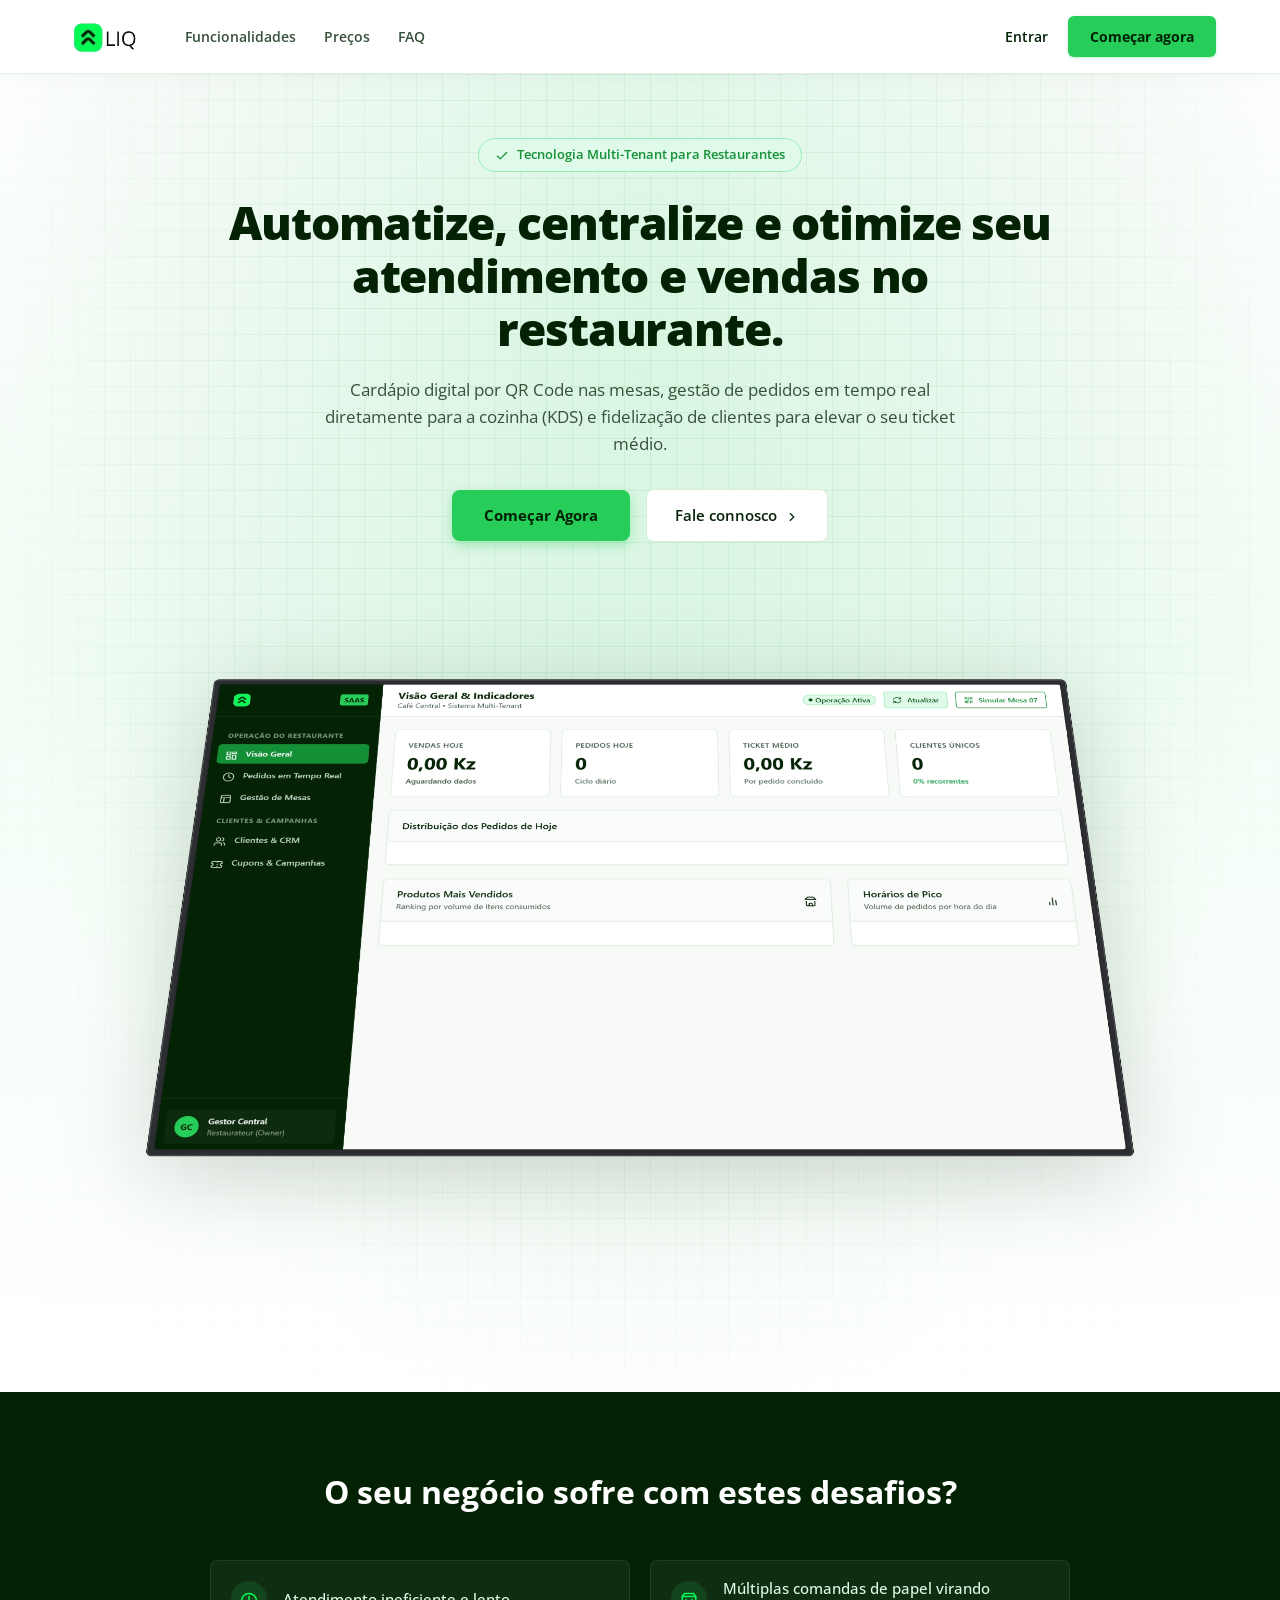
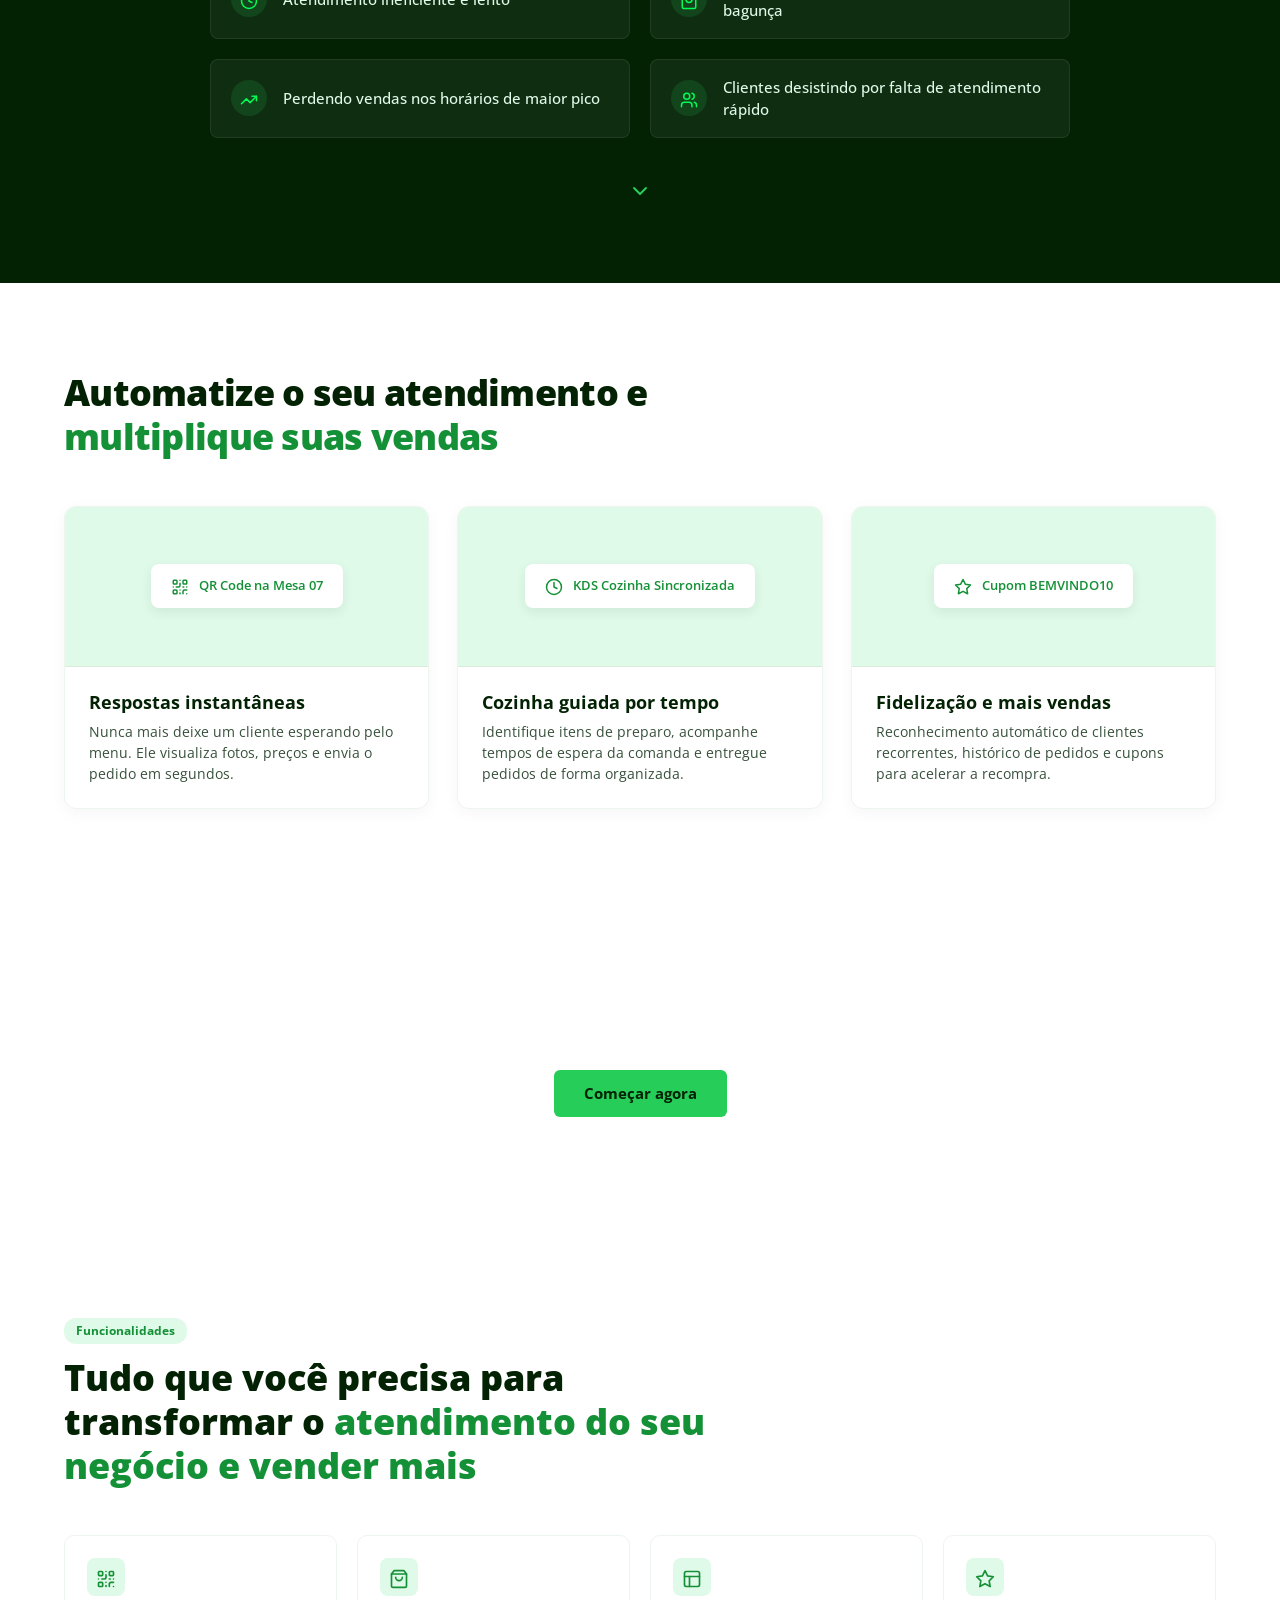
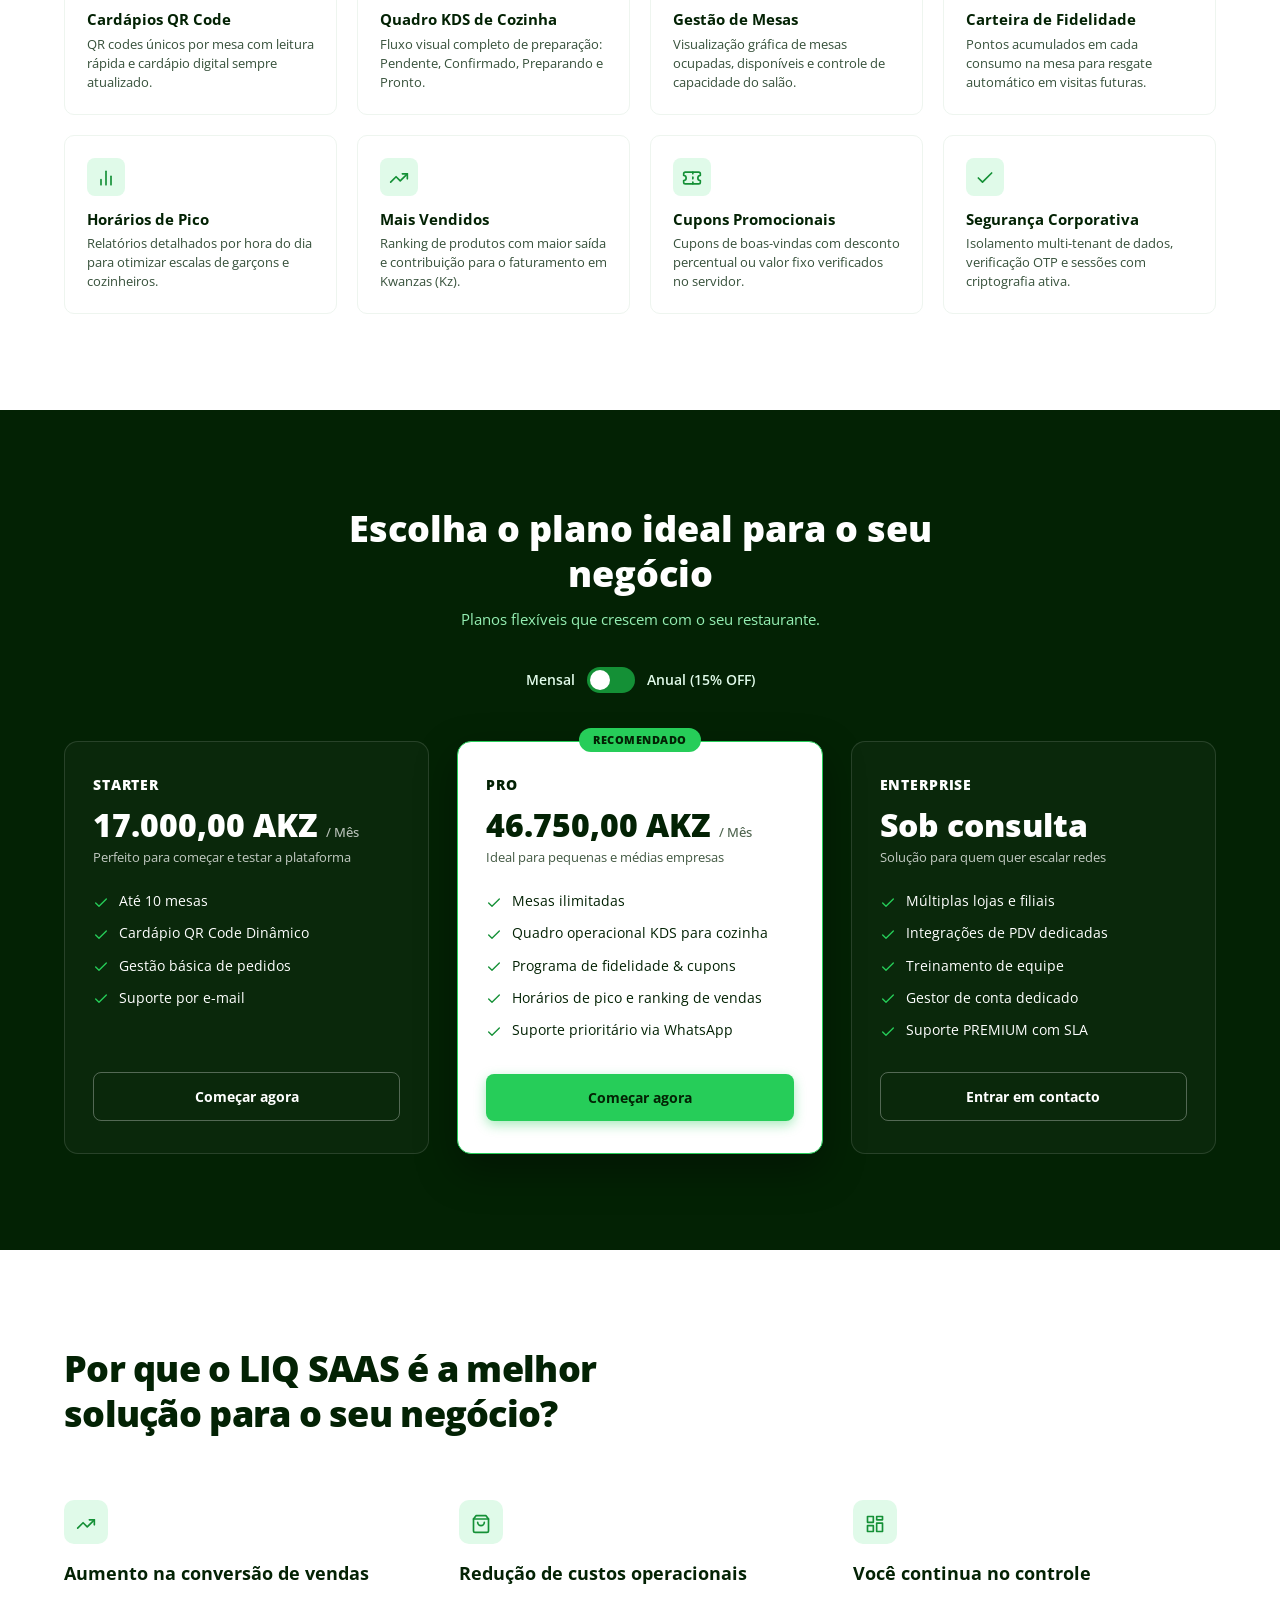
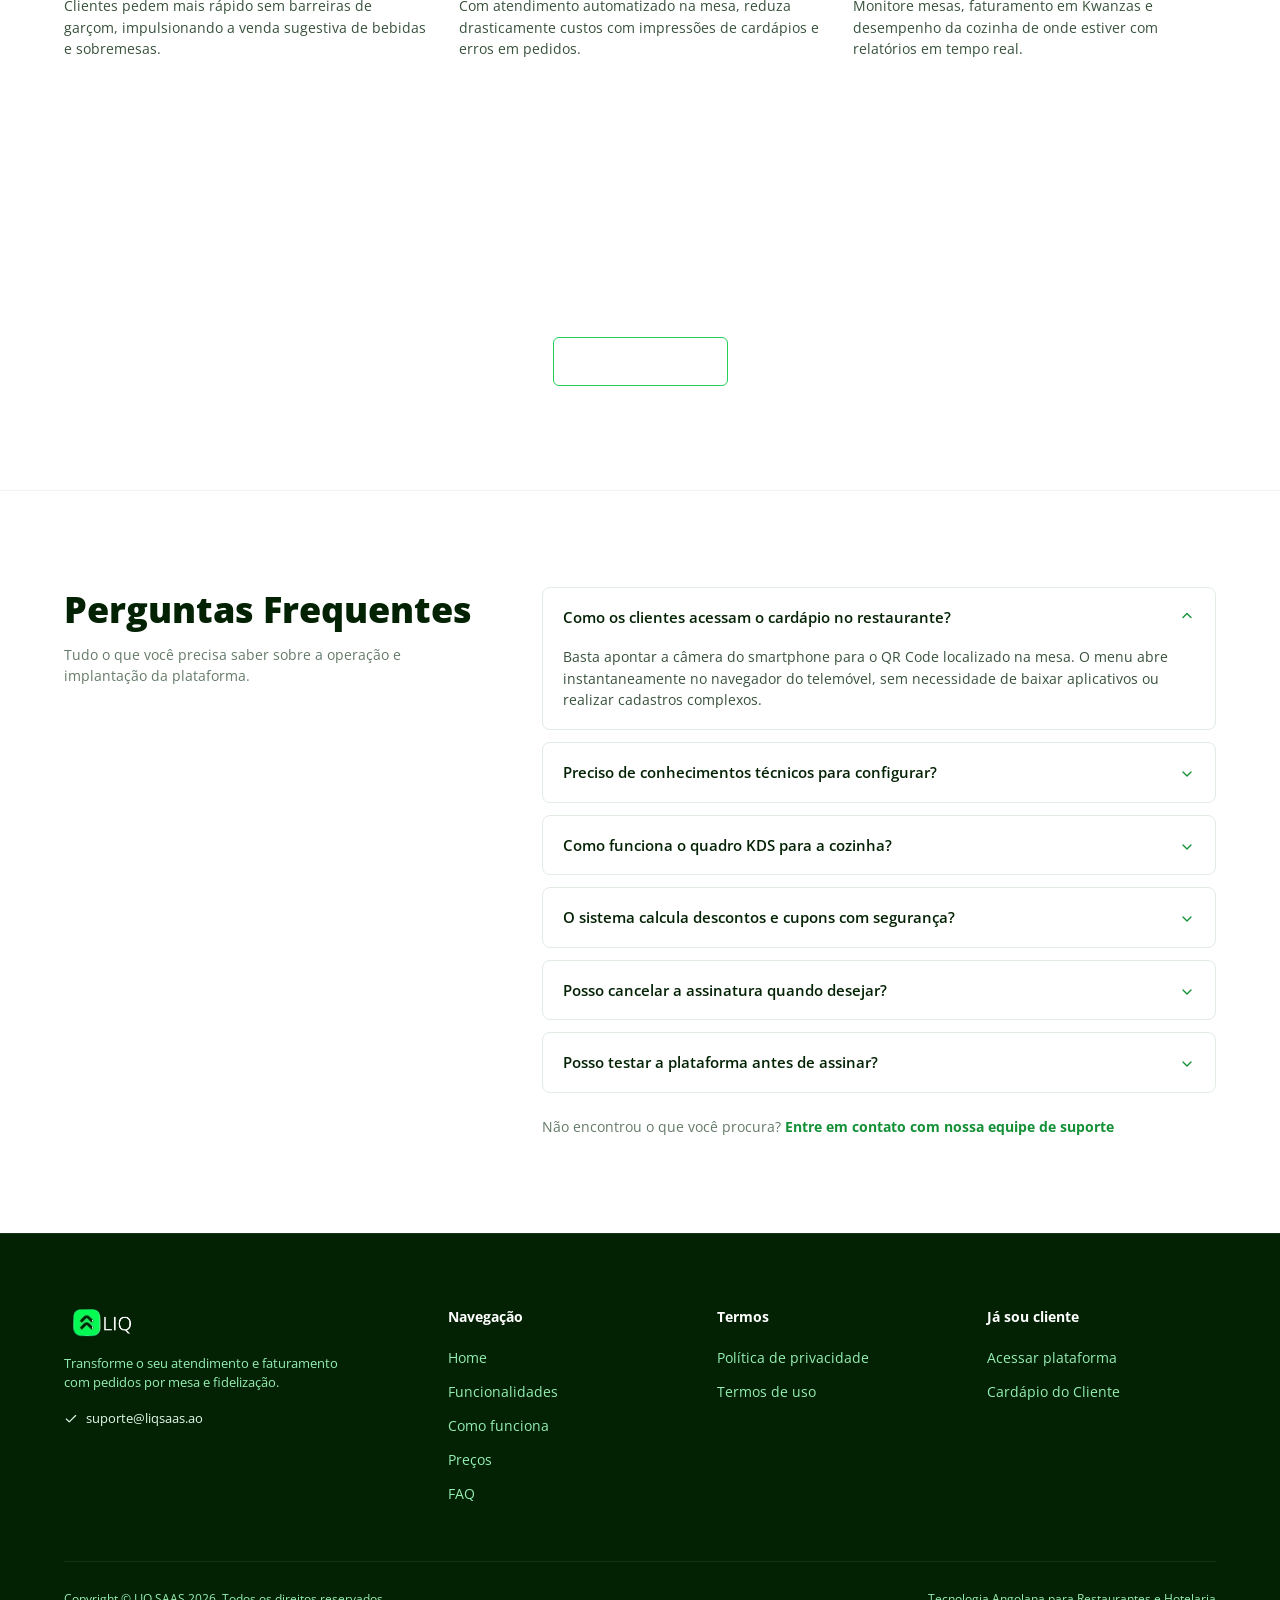
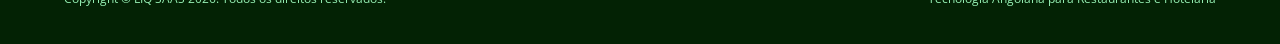
<file: index.html>
<!DOCTYPE html>
<html lang="pt-AO">
<head>
  <meta charset="UTF-8">
  <meta name="viewport" content="width=device-width, initial-scale=1.0">
  <title>LIQ SAAS | Automatize, Centralize e Otimize o Atendimento do seu Restaurante</title>
  <link rel="icon" type="image/png" href="assets/images/favicon.png">

  <!-- Estilos Oficiais (Sem CSS interno nem inline) -->
  <link rel="stylesheet" href="assets/style/global.css">
  <link rel="stylesheet" href="assets/style/components.css">
  <link rel="stylesheet" href="assets/style/landing.css">
</head>
<body class="landing-body">

  <!-- ====================================================
       1. HEADER OFICIAL (Links idênticos à referência)
       ==================================================== -->
  <header class="landing-navbar">
    <div class="landing-container">
      <div class="landing-navbar-inner">
        
        <div class="landing-navbar-left">
          <a href="index.html">
            <img src="assets/images/logo.png" alt="LIQ SAAS" class="landing-brand-logo">
          </a>

          <!-- Links Exatos: Funcionalidades, Preços, FAQ -->
          <nav class="landing-nav-links">
            <a href="#funcionalidades" class="landing-nav-link">Funcionalidades</a>
            <a href="#precos" class="landing-nav-link">Preços</a>
            <a href="#faq" class="landing-nav-link">FAQ</a>
          </nav>
        </div>

        <!-- Ações do Header (Desktop): Entrar e Começar agora -->
        <div class="landing-navbar-right">
          <a href="auth/login/index.html" class="landing-nav-login">Entrar</a>
          <a href="auth/register/index.html" class="landing-nav-btn">Começar agora</a>
        </div>

        <!-- Botão Hamburger Mobile -->
        <button type="button" id="btn-mobile-menu-toggle" class="landing-mobile-toggle" aria-label="Abrir menu de navegação" aria-expanded="false">
          <span data-icon="menu" data-icon-size="20"></span>
        </button>

      </div>
    </div>

    <!-- Dropdown Mobile (Efeito de Vidro Desfocado com todos os links e botões) -->
    <div class="landing-mobile-dropdown" id="mobile-nav-dropdown" aria-hidden="true">
      <div class="landing-container mobile-dropdown-content">
        <nav class="mobile-dropdown-nav">
          <a href="#funcionalidades" class="mobile-dropdown-link">Funcionalidades</a>
          <a href="#precos" class="mobile-dropdown-link">Preços</a>
          <a href="#faq" class="mobile-dropdown-link">FAQ</a>
        </nav>
        <div class="mobile-dropdown-divider"></div>
        <div class="mobile-dropdown-actions">
          <a href="auth/login/index.html" class="mobile-dropdown-login">Entrar</a>
          <a href="auth/register/index.html" class="mobile-dropdown-btn">Começar agora</a>
        </div>
      </div>
    </div>
  </header>

  <!-- ====================================================
       2. SEÇÃO HERO
       ==================================================== -->
  <section class="landing-hero">
    <!-- Efeitos Geométricos de Fundo (Squares Grid, Radial Glow & Gradiente) -->
    <div class="hero-bg-gradient" aria-hidden="true"></div>
    <div class="hero-bg-radial" aria-hidden="true"></div>
    <div class="hero-bg-grid" aria-hidden="true"></div>

    <div class="landing-container">
      
      <!-- Tag / Pill superior -->
      <div>
        <span class="hero-pill-badge">
          <span data-icon="check" data-icon-size="14"></span>
          <span>Tecnologia Multi-Tenant para Restaurantes</span>
        </span>
      </div>

      <!-- Título Principal -->
      <h1 class="hero-main-title">
        Automatize, centralize e otimize seu atendimento e vendas no restaurante.
      </h1>

      <!-- Subtítulo -->
      <p class="hero-main-subtitle">
        Cardápio digital por QR Code nas mesas, gestão de pedidos em tempo real diretamente para a cozinha (KDS) e fidelização de clientes para elevar o seu ticket médio.
      </p>

      <!-- Botões de Ação -->
      <div class="hero-cta-group">
        <a href="auth/register/index.html" class="hero-btn-primary">
          Começar Agora
        </a>
        <a href="https://wa.me/244923000111?text=Ol%C3%A1%2C%20gostaria%20de%20saber%20mais%20sobre%20o%20LIQ%20SAAS" target="_blank" class="hero-btn-secondary">
          <span>Fale connosco</span>
          <span data-icon="chevronRight" data-icon-size="14"></span>
        </a>
      </div>

      <!-- Mockup Visual Principal (hero-img.png) - Sem box, mais para cima e com animação 3D Tilt -->
      <div class="hero-mockup-wrapper" id="hero-mockup-container">
        <img src="assets/images/hero-img.png" alt="Interface Operacional LIQ SAAS" class="hero-mockup-image" id="hero-mockup-img">
      </div>

    </div>
  </section>

  <!-- ====================================================
       3. SEÇÃO DESAFIOS (Dark Forest)
       ==================================================== -->
  <section class="landing-challenges-section">
    <div class="landing-container">
      
      <h2 class="challenges-title">O seu negócio sofre com estes desafios?</h2>

      <div class="challenges-grid">
        
        <div class="challenge-item">
          <div class="challenge-icon">
            <span data-icon="clock" data-icon-size="18"></span>
          </div>
          <div class="challenge-text">Atendimento ineficiente e lento</div>
        </div>

        <div class="challenge-item">
          <div class="challenge-icon">
            <span data-icon="orders" data-icon-size="18"></span>
          </div>
          <div class="challenge-text">Múltiplas comandas de papel virando bagunça</div>
        </div>

        <div class="challenge-item">
          <div class="challenge-icon">
            <span data-icon="trendingUp" data-icon-size="18"></span>
          </div>
          <div class="challenge-text">Perdendo vendas nos horários de maior pico</div>
        </div>

        <div class="challenge-item">
          <div class="challenge-icon">
            <span data-icon="customers" data-icon-size="18"></span>
          </div>
          <div class="challenge-text">Clientes desistindo por falta de atendimento rápido</div>
        </div>

      </div>

      <div class="challenges-chevron">
        <span data-icon="chevronDown" data-icon-size="24"></span>
      </div>

    </div>
  </section>

  <!-- ====================================================
       5. SEÇÃO AUTOMAÇÃO (3 Cards com Visual)
       ==================================================== -->
  <section class="landing-automate-section">
    <div class="landing-container">
      
      <div class="automate-header">
        <h2 class="automate-title">
          Automatize o seu atendimento e <span>multiplique suas vendas</span>
        </h2>
      </div>

      <div class="automate-cards-grid">
        
        <!-- Card 1 -->
        <div class="automate-card">
          <div class="automate-card-preview">
            <div class="automate-preview-box">
              <span data-icon="qr" data-icon-size="18"></span>
              <span>QR Code na Mesa 07</span>
            </div>
          </div>
          <div class="automate-card-body">
            <h3 class="automate-card-title">Respostas instantâneas</h3>
            <p class="automate-card-desc">
              Nunca mais deixe um cliente esperando pelo menu. Ele visualiza fotos, preços e envia o pedido em segundos.
            </p>
          </div>
        </div>

        <!-- Card 2 -->
        <div class="automate-card">
          <div class="automate-card-preview">
            <div class="automate-preview-box">
              <span data-icon="clock" data-icon-size="18"></span>
              <span>KDS Cozinha Sincronizada</span>
            </div>
          </div>
          <div class="automate-card-body">
            <h3 class="automate-card-title">Cozinha guiada por tempo</h3>
            <p class="automate-card-desc">
              Identifique itens de preparo, acompanhe tempos de espera da comanda e entregue pedidos de forma organizada.
            </p>
          </div>
        </div>

        <!-- Card 3 -->
        <div class="automate-card">
          <div class="automate-card-preview">
            <div class="automate-preview-box">
              <span data-icon="loyalty" data-icon-size="18"></span>
              <span>Cupom BEMVINDO10</span>
            </div>
          </div>
          <div class="automate-card-body">
            <h3 class="automate-card-title">Fidelização e mais vendas</h3>
            <p class="automate-card-desc">
              Reconhecimento automático de clientes recorrentes, histórico de pedidos e cupons para acelerar a recompra.
            </p>
          </div>
        </div>

      </div>

    </div>
  </section>

  <!-- ====================================================
       6. BANNER INTERMEDIÁRIO
       ==================================================== -->
  <section class="landing-mid-banner">
    <div class="landing-container">
      <h2 class="mid-banner-title">Comece a vender e atender com máxima velocidade.</h2>
      <a href="auth/register/index.html" class="mid-banner-btn">Começar agora</a>
    </div>
  </section>

  <!-- ====================================================
       7. GRID DE FUNCIONALIDADES (8 Cards)
       ==================================================== -->
  <section class="landing-features-section" id="funcionalidades">
    <div class="landing-container">
      
      <span class="features-section-tag">Funcionalidades</span>
      <h2 class="features-section-title">
        Tudo que você precisa para transformar o <span>atendimento do seu negócio e vender mais</span>
      </h2>

      <div class="features-octa-grid">
        
        <!-- 1 -->
        <div class="feature-box-card">
          <div class="feature-box-icon">
            <span data-icon="qr" data-icon-size="20"></span>
          </div>
          <h3 class="feature-box-title">Cardápios QR Code</h3>
          <p class="feature-box-desc">QR codes únicos por mesa com leitura rápida e cardápio digital sempre atualizado.</p>
        </div>

        <!-- 2 -->
        <div class="feature-box-card">
          <div class="feature-box-icon">
            <span data-icon="orders" data-icon-size="20"></span>
          </div>
          <h3 class="feature-box-title">Quadro KDS de Cozinha</h3>
          <p class="feature-box-desc">Fluxo visual completo de preparação: Pendente, Confirmado, Preparando e Pronto.</p>
        </div>

        <!-- 3 -->
        <div class="feature-box-card">
          <div class="feature-box-icon">
            <span data-icon="tables" data-icon-size="20"></span>
          </div>
          <h3 class="feature-box-title">Gestão de Mesas</h3>
          <p class="feature-box-desc">Visualização gráfica de mesas ocupadas, disponíveis e controle de capacidade do salão.</p>
        </div>

        <!-- 4 -->
        <div class="feature-box-card">
          <div class="feature-box-icon">
            <span data-icon="loyalty" data-icon-size="20"></span>
          </div>
          <h3 class="feature-box-title">Carteira de Fidelidade</h3>
          <p class="feature-box-desc">Pontos acumulados em cada consumo na mesa para resgate automático em visitas futuras.</p>
        </div>

        <!-- 5 -->
        <div class="feature-box-card">
          <div class="feature-box-icon">
            <span data-icon="analytics" data-icon-size="20"></span>
          </div>
          <h3 class="feature-box-title">Horários de Pico</h3>
          <p class="feature-box-desc">Relatórios detalhados por hora do dia para otimizar escalas de garçons e cozinheiros.</p>
        </div>

        <!-- 6 -->
        <div class="feature-box-card">
          <div class="feature-box-icon">
            <span data-icon="trendingUp" data-icon-size="20"></span>
          </div>
          <h3 class="feature-box-title">Mais Vendidos</h3>
          <p class="feature-box-desc">Ranking de produtos com maior saída e contribuição para o faturamento em Kwanzas (Kz).</p>
        </div>

        <!-- 7 -->
        <div class="feature-box-card">
          <div class="feature-box-icon">
            <span data-icon="coupons" data-icon-size="20"></span>
          </div>
          <h3 class="feature-box-title">Cupons Promocionais</h3>
          <p class="feature-box-desc">Cupons de boas-vindas com desconto percentual ou valor fixo verificados no servidor.</p>
        </div>

        <!-- 8 -->
        <div class="feature-box-card">
          <div class="feature-box-icon">
            <span data-icon="check" data-icon-size="20"></span>
          </div>
          <h3 class="feature-box-title">Segurança Corporativa</h3>
          <p class="feature-box-desc">Isolamento multi-tenant de dados, verificação OTP e sessões com criptografia ativa.</p>
        </div>

      </div>

    </div>
  </section>

  <!-- ====================================================
       8. TABELA DE PREÇOS (Dark Forest)
       ==================================================== -->
  <section class="landing-pricing-section" id="precos">
    <div class="landing-container">
      
      <div class="pricing-header">
        <h2 class="pricing-title">Escolha o plano ideal para o seu negócio</h2>
        <p class="pricing-subtitle">Planos flexíveis que crescem com o seu restaurante.</p>
      </div>

      <!-- Toggle Mensal / Anual -->
      <div class="pricing-toggle-wrapper">
        <span>Mensal</span>
        <div id="pricing-plan-toggle" class="pricing-toggle-switch"></div>
        <span>Anual (15% OFF)</span>
      </div>

      <div class="pricing-cards-grid">
        
        <!-- Plano Starter -->
        <div class="pricing-card">
          <div>
            <div class="pricing-plan-name">STARTER</div>
            <div class="pricing-plan-price" id="price-val-starter">
              17.000,00 AKZ <span>/ Mês</span>
            </div>
            <div class="pricing-plan-subtitle">Perfeito para começar e testar a plataforma</div>

            <ul class="pricing-features-list">
              <li class="pricing-feature-row">
                <span class="pricing-check-icon" data-icon="check" data-icon-size="16"></span>
                <span>Até 10 mesas</span>
              </li>
              <li class="pricing-feature-row">
                <span class="pricing-check-icon" data-icon="check" data-icon-size="16"></span>
                <span>Cardápio QR Code Dinâmico</span>
              </li>
              <li class="pricing-feature-row">
                <span class="pricing-check-icon" data-icon="check" data-icon-size="16"></span>
                <span>Gestão básica de pedidos</span>
              </li>
              <li class="pricing-feature-row">
                <span class="pricing-check-icon" data-icon="check" data-icon-size="16"></span>
                <span>Suporte por e-mail</span>
              </li>
            </ul>
          </div>
          <a href="auth/register/index.html" class="pricing-card-btn pricing-card-btn-outline">Começar agora</a>
        </div>

        <!-- Plano Pro (Recomendado) -->
        <div class="pricing-card pricing-card-featured">
          <div class="pricing-featured-badge">Recomendado</div>
          <div>
            <div class="pricing-plan-name">PRO</div>
            <div class="pricing-plan-price" id="price-val-pro">
              46.750,00 AKZ <span>/ Mês</span>
            </div>
            <div class="pricing-plan-subtitle">Ideal para pequenas e médias empresas</div>

            <ul class="pricing-features-list">
              <li class="pricing-feature-row">
                <span class="pricing-check-icon" data-icon="check" data-icon-size="16"></span>
                <span>Mesas ilimitadas</span>
              </li>
              <li class="pricing-feature-row">
                <span class="pricing-check-icon" data-icon="check" data-icon-size="16"></span>
                <span>Quadro operacional KDS para cozinha</span>
              </li>
              <li class="pricing-feature-row">
                <span class="pricing-check-icon" data-icon="check" data-icon-size="16"></span>
                <span>Programa de fidelidade & cupons</span>
              </li>
              <li class="pricing-feature-row">
                <span class="pricing-check-icon" data-icon="check" data-icon-size="16"></span>
                <span>Horários de pico e ranking de vendas</span>
              </li>
              <li class="pricing-feature-row">
                <span class="pricing-check-icon" data-icon="check" data-icon-size="16"></span>
                <span>Suporte prioritário via WhatsApp</span>
              </li>
            </ul>
          </div>
          <a href="auth/register/index.html" class="pricing-card-btn pricing-card-btn-featured">Começar agora</a>
        </div>

        <!-- Plano Enterprise -->
        <div class="pricing-card">
          <div>
            <div class="pricing-plan-name">ENTERPRISE</div>
            <div class="pricing-plan-price">
              Sob consulta
            </div>
            <div class="pricing-plan-subtitle">Solução para quem quer escalar redes</div>

            <ul class="pricing-features-list">
              <li class="pricing-feature-row">
                <span class="pricing-check-icon" data-icon="check" data-icon-size="16"></span>
                <span>Múltiplas lojas e filiais</span>
              </li>
              <li class="pricing-feature-row">
                <span class="pricing-check-icon" data-icon="check" data-icon-size="16"></span>
                <span>Integrações de PDV dedicadas</span>
              </li>
              <li class="pricing-feature-row">
                <span class="pricing-check-icon" data-icon="check" data-icon-size="16"></span>
                <span>Treinamento de equipe</span>
              </li>
              <li class="pricing-feature-row">
                <span class="pricing-check-icon" data-icon="check" data-icon-size="16"></span>
                <span>Gestor de conta dedicado</span>
              </li>
              <li class="pricing-feature-row">
                <span class="pricing-check-icon" data-icon="check" data-icon-size="16"></span>
                <span>Suporte PREMIUM com SLA</span>
              </li>
            </ul>
          </div>
          <a href="auth/register/index.html" class="pricing-card-btn pricing-card-btn-outline">Entrar em contacto</a>
        </div>

      </div>

    </div>
  </section>

  <!-- ====================================================
       9. SEÇÃO PROPOSTA DE VALOR (3 Colunas)
       ==================================================== -->
  <section class="landing-value-section">
    <div class="landing-container">
      
      <h2 class="value-section-title">
        Por que o LIQ SAAS é a melhor solução para o seu negócio?
      </h2>

      <div class="value-cards-grid">
        
        <div class="value-card">
          <div class="value-card-icon">
            <span data-icon="trendingUp" data-icon-size="20"></span>
          </div>
          <h3 class="value-card-title">Aumento na conversão de vendas</h3>
          <p class="value-card-desc">
            Clientes pedem mais rápido sem barreiras de garçom, impulsionando a venda sugestiva de bebidas e sobremesas.
          </p>
        </div>

        <div class="value-card">
          <div class="value-card-icon">
            <span data-icon="orders" data-icon-size="20"></span>
          </div>
          <h3 class="value-card-title">Redução de custos operacionais</h3>
          <p class="value-card-desc">
            Com atendimento automatizado na mesa, reduza drasticamente custos com impressões de cardápios e erros em pedidos.
          </p>
        </div>

        <div class="value-card">
          <div class="value-card-icon">
            <span data-icon="dashboard" data-icon-size="20"></span>
          </div>
          <h3 class="value-card-title">Você continua no controle</h3>
          <p class="value-card-desc">
            Monitore mesas, faturamento em Kwanzas e desempenho da cozinha de onde estiver com relatórios em tempo real.
          </p>
        </div>

      </div>

    </div>
  </section>

  <!-- ====================================================
       10. BANNER FINAL CTA
       ==================================================== -->
  <section class="landing-cta-banner">
    <div class="landing-container">
      <h2 class="cta-banner-title">Pronto para aumentar o seu faturamento?</h2>
      <a href="auth/register/index.html" class="cta-banner-btn">Começar agora</a>
    </div>
  </section>

  <!-- ====================================================
       11. FAQ ACCORDION COMPLETO
       ==================================================== -->
  <section class="landing-faq-section" id="faq">
    <div class="landing-container">
      <div class="faq-layout-grid">
        
        <div>
          <h2 class="faq-left-title">Perguntas Frequentes</h2>
          <p class="faq-left-desc">
            Tudo o que você precisa saber sobre a operação e implantação da plataforma.
          </p>
        </div>

        <div>
          <div class="faq-accordion-container">
            
            <!-- Pergunta 1 -->
            <div class="faq-item active">
              <button type="button" class="faq-question-btn">
                <span>Como os clientes acessam o cardápio no restaurante?</span>
                <span class="faq-arrow-icon" data-icon="chevronDown" data-icon-size="16"></span>
              </button>
              <div class="faq-answer-panel">
                Basta apontar a câmera do smartphone para o QR Code localizado na mesa. O menu abre instantaneamente no navegador do telemóvel, sem necessidade de baixar aplicativos ou realizar cadastros complexos.
              </div>
            </div>

            <!-- Pergunta 2 -->
            <div class="faq-item">
              <button type="button" class="faq-question-btn">
                <span>Preciso de conhecimentos técnicos para configurar?</span>
                <span class="faq-arrow-icon" data-icon="chevronDown" data-icon-size="16"></span>
              </button>
              <div class="faq-answer-panel">
                Não. A plataforma foi desenhada para ser simples e intuitiva. Você cadastra suas categorias e produtos em minutos através do painel do gestor.
              </div>
            </div>

            <!-- Pergunta 3 -->
            <div class="faq-item">
              <button type="button" class="faq-question-btn">
                <span>Como funciona o quadro KDS para a cozinha?</span>
                <span class="faq-arrow-icon" data-icon="chevronDown" data-icon-size="16"></span>
              </button>
              <div class="faq-answer-panel">
                Qualquer tablet, computador ou tela conectada à internet na cozinha exibe os pedidos em tempo real à medida que os clientes finalizam na mesa, organizados por tempo de chegada e status.
              </div>
            </div>

            <!-- Pergunta 4 -->
            <div class="faq-item">
              <button type="button" class="faq-question-btn">
                <span>O sistema calcula descontos e cupons com segurança?</span>
                <span class="faq-arrow-icon" data-icon="chevronDown" data-icon-size="16"></span>
              </button>
              <div class="faq-answer-panel">
                Sim. Toda a validação de regras de cupons, valor mínimo de consumo e limite de utilizações por cliente é processada e blindada estritamente no backend.
              </div>
            </div>

            <!-- Pergunta 5 -->
            <div class="faq-item">
              <button type="button" class="faq-question-btn">
                <span>Posso cancelar a assinatura quando desejar?</span>
                <span class="faq-arrow-icon" data-icon="chevronDown" data-icon-size="16"></span>
              </button>
              <div class="faq-answer-panel">
                Sim. Não há contratos de permanência forçada no plano mensal. Você tem total liberdade para pausar ou cancelar o serviço quando preferir.
              </div>
            </div>

            <!-- Pergunta 6 -->
            <div class="faq-item">
              <button type="button" class="faq-question-btn">
                <span>Posso testar a plataforma antes de assinar?</span>
                <span class="faq-arrow-icon" data-icon="chevronDown" data-icon-size="16"></span>
              </button>
              <div class="faq-answer-panel">
                Com certeza. Disponibilizamos demonstração completa com o Café Central, permitindo testar pedidos na Mesa 07 e acompanhar o painel operacional da cozinha.
              </div>
            </div>

          </div>

          <div class="faq-support-footer">
            Não encontrou o que você procura? <a href="auth/register/index.html">Entre em contato com nossa equipe de suporte</a>
          </div>
        </div>

      </div>
    </div>
  </section>

  <!-- ====================================================
       12. FOOTER OFICIAL DARK FOREST (Logo branca)
       ==================================================== -->
  <footer class="landing-footer-dark">
    <div class="landing-container">
      
      <div class="footer-top-grid">
        
        <!-- Coluna 1: Marca & Contato (Logo branca em fundo verde escuro) -->
        <div>
          <img src="assets/images/logo-white.png" alt="LIQ SAAS" class="footer-brand-logo">
          <p class="footer-brand-desc">
            Transforme o seu atendimento e faturamento com pedidos por mesa e fidelização.
          </p>
          <div class="footer-brand-email">
            <span data-icon="check" data-icon-size="14"></span>
            <span>suporte@liqsaas.ao</span>
          </div>
        </div>

        <!-- Coluna 2: Navegação -->
        <div>
          <div class="footer-column-title">Navegação</div>
          <ul class="footer-links-list">
            <li><a href="index.html">Home</a></li>
            <li><a href="#funcionalidades">Funcionalidades</a></li>
            <li><a href="user/index.html" target="_blank">Como funciona</a></li>
            <li><a href="#precos">Preços</a></li>
            <li><a href="#faq">FAQ</a></li>
          </ul>
        </div>

        <!-- Coluna 3: Termos -->
        <div>
          <div class="footer-column-title">Termos</div>
          <ul class="footer-links-list">
            <li><a href="#">Política de privacidade</a></li>
            <li><a href="#">Termos de uso</a></li>
          </ul>
        </div>

        <!-- Coluna 4: Já sou cliente -->
        <div>
          <div class="footer-column-title">Já sou cliente</div>
          <ul class="footer-links-list">
            <li><a href="auth/login/index.html">Acessar plataforma</a></li>
            <li><a href="client/index.html?t=07" target="_blank">Cardápio do Cliente</a></li>
          </ul>
        </div>

      </div>

      <!-- Linha Inferior de Copyright -->
      <div class="footer-bottom-row">
        <div>Copyright &copy; LIQ SAAS 2026. Todos os direitos reservados.</div>
        <div>Tecnologia Angolana para Restaurantes e Hotelaria</div>
      </div>

    </div>
  </footer>

  <!-- Scripts Padronizados (Sem CSS interno nem inline) -->
  <script src="assets/script/icons.js"></script>
  <script src="utils/function/useAlert.js"></script>
  <script src="utils/functions/useValidation.js"></script>
  <script src="utils/functions/useApi.js"></script>
  <script src="assets/script/landing.js"></script>
</body>
</html>
</file>
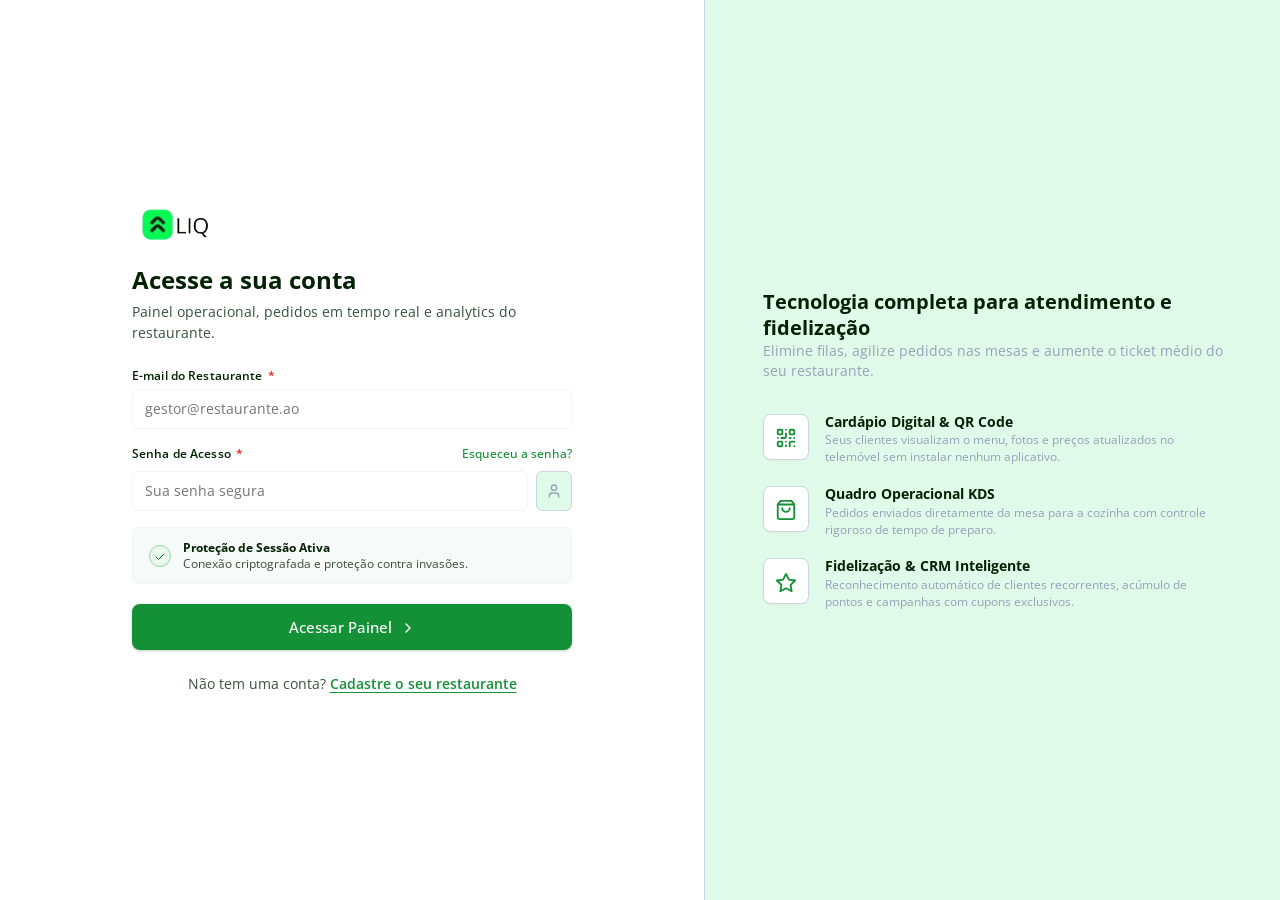
<file: auth/login/index.html>
<!DOCTYPE html>
<html lang="pt-AO">
<head>
  <meta charset="UTF-8">
  <meta name="viewport" content="width=device-width, initial-scale=1.0">
  <title>Entrar | LIQ SAAS Restaurantes</title>
  <link rel="icon" type="image/png" href="../../assets/images/favicon.png">

  <!-- Estilos Externos (Sem CSS interno nem inline) -->
  <link rel="stylesheet" href="../../assets/style/global.css">
  <link rel="stylesheet" href="../../assets/style/components.css">
  <link rel="stylesheet" href="../../assets/style/auth.css">
</head>
<body>

  <div class="auth-split-wrapper">
    
    <!-- Lado Esquerdo: Formulário de Autenticação -->
    <main class="auth-form-column">
      <div class="auth-form-card">
        
        <header>
          <a href="../../index.html">
            <img src="../../assets/images/logo.png" alt="LIQ SAAS" class="auth-brand-logo">
          </a>
          <h1 class="auth-title">Acesse a sua conta</h1>
          <p class="auth-subtitle">Painel operacional, pedidos em tempo real e analytics do restaurante.</p>
        </header>

        <form id="form-login" novalidate>
          
          <!-- Campo E-mail com Super Verificação -->
          <div class="form-group">
            <label for="input-login-email" class="form-label">
              E-mail do Restaurante <span class="required">*</span>
            </label>
            <input 
              type="email" 
              id="input-login-email" 
              class="form-control" 
              placeholder="gestor@restaurante.ao" 
              autocomplete="email" 
              required
            >
          </div>

          <!-- Campo Senha -->
          <div class="form-group">
            <div class="d-flex justify-between items-center mb-1">
              <label for="input-login-password" class="form-label m-0">
                Senha de Acesso <span class="required">*</span>
              </label>
              <a href="../resend/index.html" class="text-xs text-green font-medium">Esqueceu a senha?</a>
            </div>
            <div class="input-group">
              <input 
                type="password" 
                id="input-login-password" 
                class="form-control" 
                placeholder="Sua senha segura" 
                autocomplete="current-password" 
                required
              >
              <button type="button" id="btn-toggle-password" class="btn btn-secondary btn-icon" title="Mostrar/ocultar senha">
                <span data-icon="user" data-icon-size="16"></span>
              </button>
            </div>
          </div>

          <!-- Box de Segurança Conforme Identidade Visual -->
          <div class="auth-security-box">
            <div class="auth-security-icon">
              <span data-icon="check" data-icon-size="12"></span>
            </div>
            <div class="auth-security-text">
              <strong>Proteção de Sessão Ativa</strong>
              Conexão criptografada e proteção contra invasões.
            </div>
          </div>

          <!-- Botão de Ação -->
          <button type="submit" id="btn-submit-login" class="btn btn-primary btn-lg btn-full">
            <span>Acessar Painel</span>
            <span data-icon="chevronRight" data-icon-size="16"></span>
          </button>

          <!-- Link Alternativo -->
          <p class="auth-switch-link">
            Não tem uma conta? <a href="../register/index.html">Cadastre o seu restaurante</a>
          </p>

        </form>

      </div>
    </main>

    <!-- Lado Direito: Showcase de Recursos & Benefícios -->
    <aside class="auth-showcase-column">
      <div class="auth-showcase-content">
        
        <div>
          <h2 class="auth-showcase-headline">Tecnologia completa para atendimento e fidelização</h2>
          <p class="auth-showcase-subtext">Elimine filas, agilize pedidos nas mesas e aumente o ticket médio do seu restaurante.</p>
        </div>

        <div class="auth-benefit-list">
          
          <div class="auth-benefit-item">
            <div class="auth-benefit-icon-wrapper">
              <span data-icon="qr" data-icon-size="22"></span>
            </div>
            <div class="auth-benefit-text-group">
              <h3 class="auth-benefit-title">Cardápio Digital & QR Code</h3>
              <p class="auth-benefit-desc">Seus clientes visualizam o menu, fotos e preços atualizados no telemóvel sem instalar nenhum aplicativo.</p>
            </div>
          </div>

          <div class="auth-benefit-item">
            <div class="auth-benefit-icon-wrapper">
              <span data-icon="orders" data-icon-size="22"></span>
            </div>
            <div class="auth-benefit-text-group">
              <h3 class="auth-benefit-title">Quadro Operacional KDS</h3>
              <p class="auth-benefit-desc">Pedidos enviados diretamente da mesa para a cozinha com controle rigoroso de tempo de preparo.</p>
            </div>
          </div>

          <div class="auth-benefit-item">
            <div class="auth-benefit-icon-wrapper">
              <span data-icon="loyalty" data-icon-size="22"></span>
            </div>
            <div class="auth-benefit-text-group">
              <h3 class="auth-benefit-title">Fidelização & CRM Inteligente</h3>
              <p class="auth-benefit-desc">Reconhecimento automático de clientes recorrentes, acúmulo de pontos e campanhas com cupons exclusivos.</p>
            </div>
          </div>

        </div>

      </div>
    </aside>

  </div>

  <!-- Scripts -->
  <script src="../../assets/script/icons.js"></script>
  <script src="../../utils/function/useAlert.js"></script>
  <script src="../../utils/functions/useFormatters.js"></script>
  <script src="../../utils/functions/useValidation.js"></script>
  <script src="../../utils/functions/useApi.js"></script>
  <script src="../../assets/script/auth-login.js"></script>
</body>
</html>
</file>
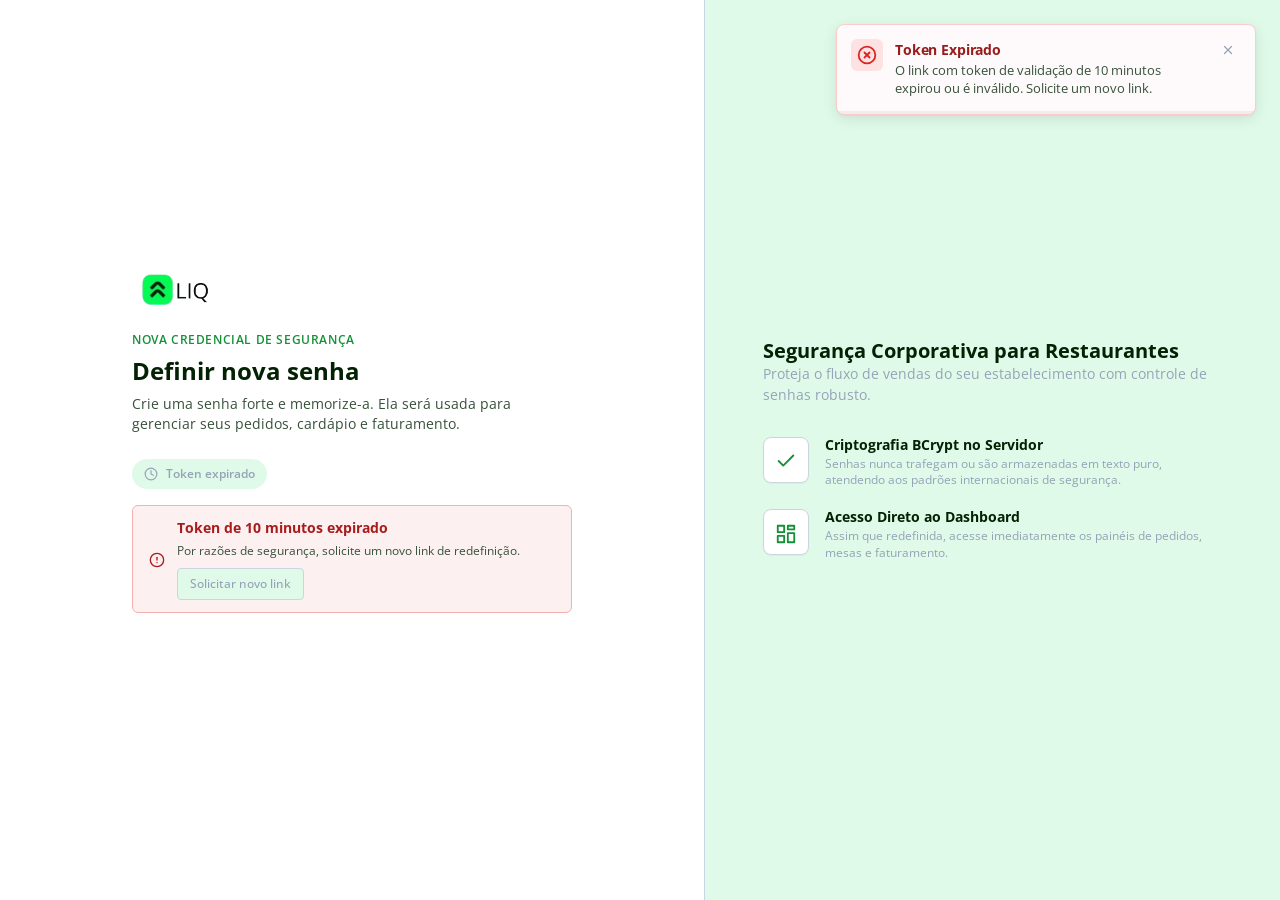
<file: auth/new-password/index.html>
<!DOCTYPE html>
<html lang="pt-AO">
<head>
  <meta charset="UTF-8">
  <meta name="viewport" content="width=device-width, initial-scale=1.0">
  <title>Criar Nova Senha | LIQ SAAS</title>
  <link rel="icon" type="image/png" href="../../assets/images/favicon.png">

  <!-- Estilos Externos (Sem CSS interno nem inline) -->
  <link rel="stylesheet" href="../../assets/style/global.css">
  <link rel="stylesheet" href="../../assets/style/components.css">
  <link rel="stylesheet" href="../../assets/style/auth.css">
</head>
<body>

  <div class="auth-split-wrapper">
    
    <!-- Lado Esquerdo: Formulário de Nova Senha -->
    <main class="auth-form-column">
      <div class="auth-form-card">
        
        <header>
          <a href="../../index.html">
            <img src="../../assets/images/logo.png" alt="LIQ SAAS" class="auth-brand-logo">
          </a>
          
          <div class="onboard-step-pill">Nova Credencial de Segurança</div>
          
          <h1 class="auth-title">Definir nova senha</h1>
          <p class="auth-subtitle">
            Crie uma senha forte e memorize-a. Ela será usada para gerenciar seus pedidos, cardápio e faturamento.
          </p>
        </header>

        <!-- Indicador de Validade do Token de 10 Minutos -->
        <div id="token-validity-status">
          <span class="otp-timer-badge">
            <span data-icon="clock" data-icon-size="14"></span>
            <span id="token-status-text">Token de redefinição válido</span>
          </span>
        </div>

        <!-- Alerta de Token Expirado -->
        <div id="token-expired-alert" class="alert alert-danger d-none" role="alert">
          <span data-icon="alertCircle" data-icon-size="16"></span>
          <div>
            <strong>Token de 10 minutos expirado</strong>
            <p class="text-xs mt-1">Por razões de segurança, solicite um novo link de redefinição.</p>
            <div class="mt-2">
              <a href="../resend/index.html" class="btn btn-sm btn-secondary">
                Solicitar novo link
              </a>
            </div>
          </div>
        </div>

        <form id="form-new-password" novalidate>
          
          <!-- Nova Senha -->
          <div class="form-group">
            <label for="input-new-pass" class="form-label">
              Nova Senha de Acesso <span class="required">*</span>
            </label>
            <div class="input-group">
              <input 
                type="password" 
                id="input-new-pass" 
                class="form-control" 
                placeholder="Mínimo 8 caracteres (letras e números)" 
                autocomplete="new-password" 
                required
              >
              <button type="button" id="btn-toggle-newpass" class="btn btn-secondary btn-icon" title="Mostrar/ocultar senha">
                <span data-icon="user" data-icon-size="16"></span>
              </button>
            </div>

            <!-- Medidor de Força -->
            <div class="password-strength-container">
              <div class="password-strength-bar">
                <div id="newpass-strength-meter" class="password-strength-fill"></div>
              </div>
              <span id="newpass-strength-hint" class="password-strength-label">A senha deve ter pelo menos 8 caracteres.</span>
            </div>
          </div>

          <!-- Confirmar Nova Senha -->
          <div class="form-group">
            <label for="input-confirm-pass" class="form-label">
              Confirmar Nova Senha <span class="required">*</span>
            </label>
            <input 
              type="password" 
              id="input-confirm-pass" 
              class="form-control" 
              placeholder="Digite a mesma senha novamente" 
              autocomplete="new-password" 
              required
            >
          </div>

          <!-- Botão de Submissão -->
          <button type="submit" id="btn-submit-newpass" class="btn btn-primary btn-lg btn-full mt-3">
            <span>Salvar Senha e Acessar Painel</span>
            <span data-icon="check" data-icon-size="16"></span>
          </button>

        </form>

      </div>
    </main>

    <!-- Lado Direito: Showcase -->
    <aside class="auth-showcase-column">
      <div class="auth-showcase-content">
        
        <div>
          <h2 class="auth-showcase-headline">Segurança Corporativa para Restaurantes</h2>
          <p class="auth-showcase-subtext">Proteja o fluxo de vendas do seu estabelecimento com controle de senhas robusto.</p>
        </div>

        <div class="auth-benefit-list">
          
          <div class="auth-benefit-item">
            <div class="auth-benefit-icon-wrapper">
              <span data-icon="check" data-icon-size="22"></span>
            </div>
            <div class="auth-benefit-text-group">
              <h3 class="auth-benefit-title">Criptografia BCrypt no Servidor</h3>
              <p class="auth-benefit-desc">Senhas nunca trafegam ou são armazenadas em texto puro, atendendo aos padrões internacionais de segurança.</p>
            </div>
          </div>

          <div class="auth-benefit-item">
            <div class="auth-benefit-icon-wrapper">
              <span data-icon="dashboard" data-icon-size="22"></span>
            </div>
            <div class="auth-benefit-text-group">
              <h3 class="auth-benefit-title">Acesso Direto ao Dashboard</h3>
              <p class="auth-benefit-desc">Assim que redefinida, acesse imediatamente os painéis de pedidos, mesas e faturamento.</p>
            </div>
          </div>

        </div>

      </div>
    </aside>

  </div>

  <!-- Scripts -->
  <script src="../../assets/script/icons.js"></script>
  <script src="../../utils/function/useAlert.js"></script>
  <script src="../../utils/functions/useFormatters.js"></script>
  <script src="../../utils/functions/useValidation.js"></script>
  <script src="../../utils/functions/useApi.js"></script>
  <script src="../../assets/script/auth-new-password.js"></script>
</body>
</html>
</file>
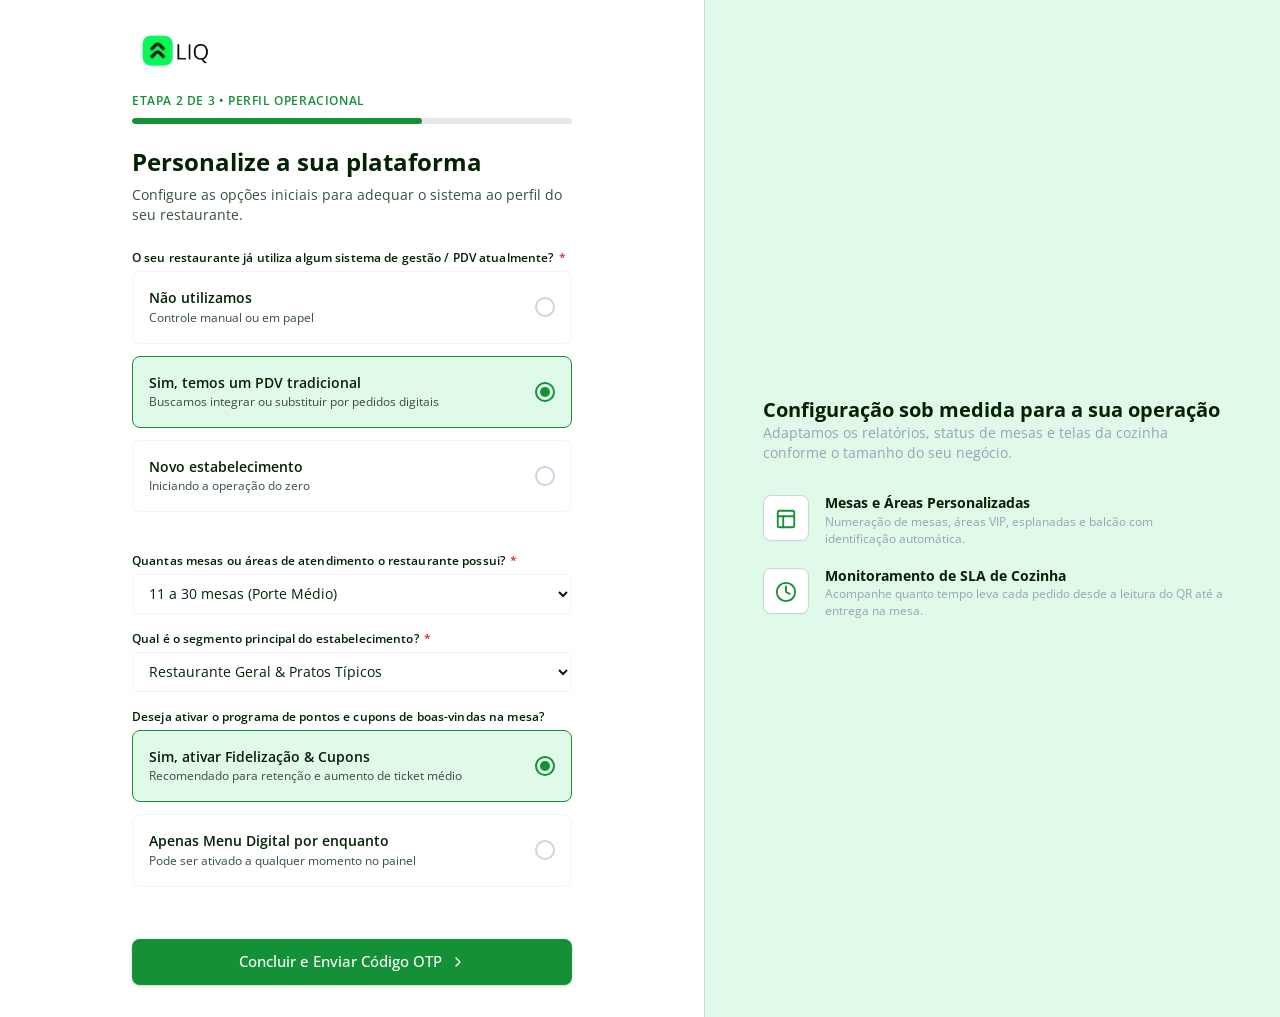
<file: auth/onboard/index.html>
<!DOCTYPE html>
<html lang="pt-AO">
<head>
  <meta charset="UTF-8">
  <meta name="viewport" content="width=device-width, initial-scale=1.0">
  <title>Configuração do Restaurante | LIQ SAAS</title>
  <link rel="icon" type="image/png" href="../../assets/images/favicon.png">

  <!-- Estilos Externos (Sem CSS interno nem inline) -->
  <link rel="stylesheet" href="../../assets/style/global.css">
  <link rel="stylesheet" href="../../assets/style/components.css">
  <link rel="stylesheet" href="../../assets/style/auth.css">
</head>
<body>

  <div class="auth-split-wrapper">
    
    <!-- Lado Esquerdo: Formulário de Onboarding -->
    <main class="auth-form-column">
      <div class="auth-form-card">
        
        <header>
          <a href="../../index.html">
            <img src="../../assets/images/logo.png" alt="LIQ SAAS" class="auth-brand-logo">
          </a>
          <div class="onboard-step-pill">Etapa 2 de 3 &bull; Perfil Operacional</div>
          
          <div class="onboard-progress-bar">
            <div class="onboard-progress-fill progress-66"></div>
          </div>

          <h1 class="auth-title">Personalize a sua plataforma</h1>
          <p class="auth-subtitle">Configure as opções iniciais para adequar o sistema ao perfil do seu restaurante.</p>
        </header>

        <form id="form-onboard" novalidate>
          
          <!-- Pergunta 1: Sistema de Gestão Atual -->
          <div class="form-group">
            <label class="form-label">
              O seu restaurante já utiliza algum sistema de gestão / PDV atualmente? <span class="required">*</span>
            </label>
            <div class="onboard-options-grid" id="group-pos-system">
              
              <div class="onboard-choice-card" data-val="none">
                <div>
                  <div class="font-semibold text-sm">Não utilizamos</div>
                  <div class="text-xs text-muted">Controle manual ou em papel</div>
                </div>
                <div class="choice-radio-circle"><div class="choice-radio-dot"></div></div>
              </div>

              <div class="onboard-choice-card selected" data-val="traditional">
                <div>
                  <div class="font-semibold text-sm">Sim, temos um PDV tradicional</div>
                  <div class="text-xs text-muted">Buscamos integrar ou substituir por pedidos digitais</div>
                </div>
                <div class="choice-radio-circle"><div class="choice-radio-dot"></div></div>
              </div>

              <div class="onboard-choice-card" data-val="starting">
                <div>
                  <div class="font-semibold text-sm">Novo estabelecimento</div>
                  <div class="text-xs text-muted">Iniciando a operação do zero</div>
                </div>
                <div class="choice-radio-circle"><div class="choice-radio-dot"></div></div>
              </div>

            </div>
          </div>

          <!-- Pergunta 2: Capacidade de Mesas -->
          <div class="form-group">
            <label for="select-tables-capacity" class="form-label">
              Quantas mesas ou áreas de atendimento o restaurante possui? <span class="required">*</span>
            </label>
            <select id="select-tables-capacity" class="form-select" required>
              <option value="">Selecione uma faixa de mesas...</option>
              <option value="1-10">1 a 10 mesas (Porte Pequeno / Cafetaria)</option>
              <option value="11-30" selected>11 a 30 mesas (Porte Médio)</option>
              <option value="31-60">31 a 60 mesas (Porte Grande)</option>
              <option value="60+">Mais de 60 mesas (Multi-ambientes / Eventos)</option>
            </select>
          </div>

          <!-- Pergunta 3: Segmento Culinário -->
          <div class="form-group">
            <label for="select-cuisine-type" class="form-label">
              Qual é o segmento principal do estabelecimento? <span class="required">*</span>
            </label>
            <select id="select-cuisine-type" class="form-select" required>
              <option value="">Selecione o segmento...</option>
              <option value="restaurant" selected>Restaurante Geral & Pratos Típicos</option>
              <option value="cafeteria">Cafetaria, Padaria & Pastelaria</option>
              <option value="fastfood">Hamburgueria & Fast Food</option>
              <option value="bar">Bar, Lounge & Petiscaria</option>
              <option value="other">Outro formato gastronômico</option>
            </select>
          </div>

          <!-- Pergunta 4: Fidelização e Cupons -->
          <div class="form-group">
            <label class="form-label">
              Deseja ativar o programa de pontos e cupons de boas-vindas na mesa?
            </label>
            <div class="onboard-options-grid" id="group-loyalty-activation">
              
              <div class="onboard-choice-card selected" data-val="active">
                <div>
                  <div class="font-semibold text-sm">Sim, ativar Fidelização & Cupons</div>
                  <div class="text-xs text-muted">Recomendado para retenção e aumento de ticket médio</div>
                </div>
                <div class="choice-radio-circle"><div class="choice-radio-dot"></div></div>
              </div>

              <div class="onboard-choice-card" data-val="basic">
                <div>
                  <div class="font-semibold text-sm">Apenas Menu Digital por enquanto</div>
                  <div class="text-xs text-muted">Pode ser ativado a qualquer momento no painel</div>
                </div>
                <div class="choice-radio-circle"><div class="choice-radio-dot"></div></div>
              </div>

            </div>
          </div>

          <!-- Botão de Submissão -->
          <button type="submit" id="btn-submit-onboard" class="btn btn-primary btn-lg btn-full mt-3">
            <span>Concluir e Enviar Código OTP</span>
            <span data-icon="chevronRight" data-icon-size="16"></span>
          </button>

        </form>

      </div>
    </main>

    <!-- Lado Direito: Showcase -->
    <aside class="auth-showcase-column">
      <div class="auth-showcase-content">
        
        <div>
          <h2 class="auth-showcase-headline">Configuração sob medida para a sua operação</h2>
          <p class="auth-showcase-subtext">Adaptamos os relatórios, status de mesas e telas da cozinha conforme o tamanho do seu negócio.</p>
        </div>

        <div class="auth-benefit-list">
          
          <div class="auth-benefit-item">
            <div class="auth-benefit-icon-wrapper">
              <span data-icon="tables" data-icon-size="22"></span>
            </div>
            <div class="auth-benefit-text-group">
              <h3 class="auth-benefit-title">Mesas e Áreas Personalizadas</h3>
              <p class="auth-benefit-desc">Numeração de mesas, áreas VIP, esplanadas e balcão com identificação automática.</p>
            </div>
          </div>

          <div class="auth-benefit-item">
            <div class="auth-benefit-icon-wrapper">
              <span data-icon="clock" data-icon-size="22"></span>
            </div>
            <div class="auth-benefit-text-group">
              <h3 class="auth-benefit-title">Monitoramento de SLA de Cozinha</h3>
              <p class="auth-benefit-desc">Acompanhe quanto tempo leva cada pedido desde a leitura do QR até a entrega na mesa.</p>
            </div>
          </div>

        </div>

      </div>
    </aside>

  </div>

  <!-- Scripts -->
  <script src="../../assets/script/icons.js"></script>
  <script src="../../utils/function/useAlert.js"></script>
  <script src="../../utils/functions/useFormatters.js"></script>
  <script src="../../utils/functions/useValidation.js"></script>
  <script src="../../utils/functions/useApi.js"></script>
  <script src="../../assets/script/auth-onboard.js"></script>
</body>
</html>
</file>
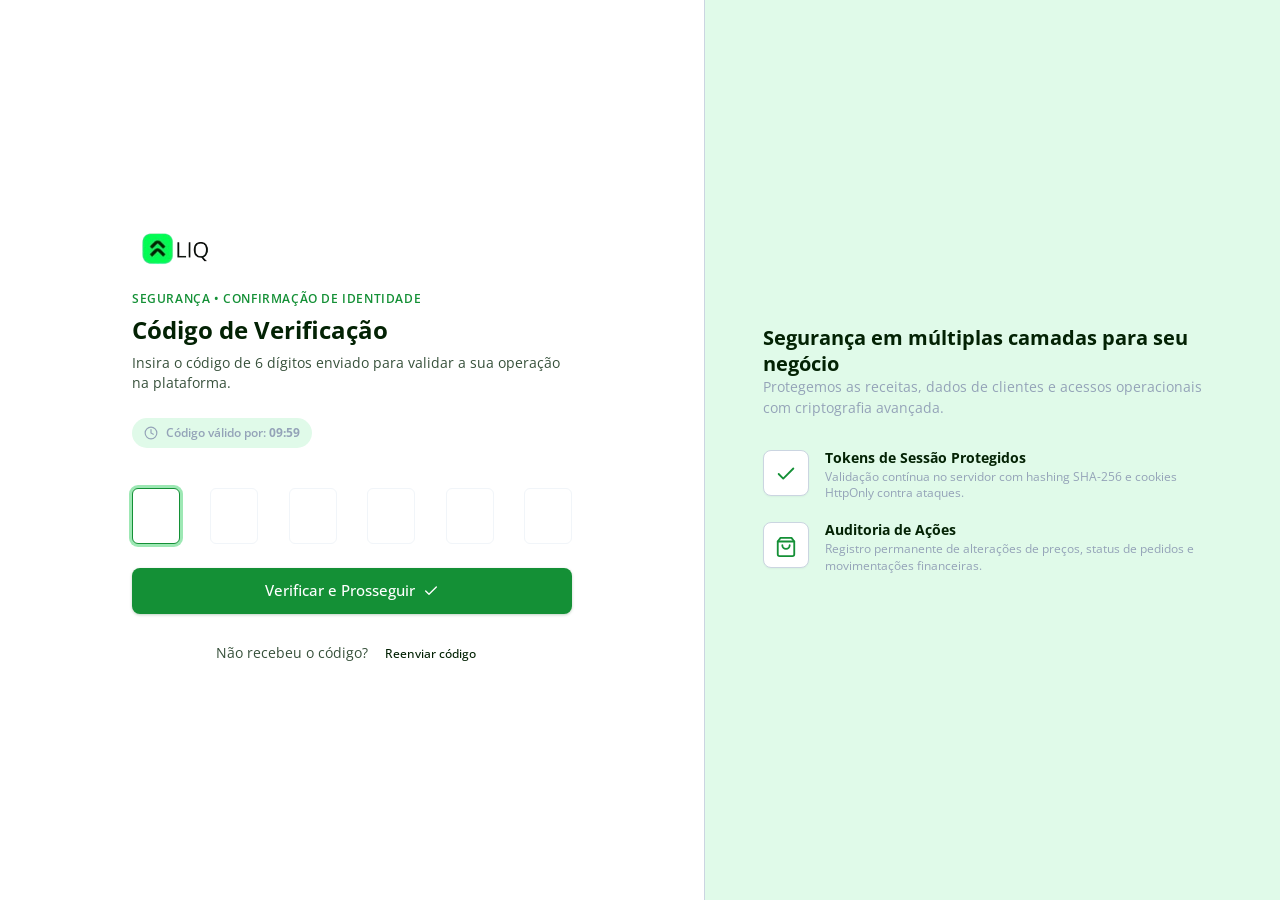
<file: auth/otp/index.html>
<!DOCTYPE html>
<html lang="pt-AO">
<head>
  <meta charset="UTF-8">
  <meta name="viewport" content="width=device-width, initial-scale=1.0">
  <title>Verificação OTP | LIQ SAAS</title>
  <link rel="icon" type="image/png" href="../../assets/images/favicon.png">

  <!-- Estilos Externos (Sem CSS interno nem inline) -->
  <link rel="stylesheet" href="../../assets/style/global.css">
  <link rel="stylesheet" href="../../assets/style/components.css">
  <link rel="stylesheet" href="../../assets/style/auth.css">
</head>
<body>

  <div class="auth-split-wrapper">
    
    <!-- Lado Esquerdo: Formulário OTP -->
    <main class="auth-form-column">
      <div class="auth-form-card">
        
        <header>
          <a href="../../index.html">
            <img src="../../assets/images/logo.png" alt="LIQ SAAS" class="auth-brand-logo">
          </a>
          
          <div class="onboard-step-pill" id="otp-flow-step-tag">Segurança &bull; Confirmação de Identidade</div>
          
          <h1 class="auth-title">Código de Verificação</h1>
          <p class="auth-subtitle">
            Insira o código de 6 dígitos enviado para validar a sua operação na plataforma.
          </p>
        </header>

        <!-- Contador Regressivo de 10 Minutos -->
        <div>
          <span class="otp-timer-badge">
            <span data-icon="clock" data-icon-size="14"></span>
            <span>Código válido por: <strong id="otp-countdown-text">10:00</strong></span>
          </span>
        </div>

        <form id="form-otp" novalidate>
          
          <!-- 6 Inputs Independentes de Dígitos -->
          <div class="otp-inputs-wrapper" id="otp-inputs-container">
            <input type="text" maxlength="1" class="otp-digit" inputmode="numeric" pattern="[0-9]*" autocomplete="one-time-code" required autofocus>
            <input type="text" maxlength="1" class="otp-digit" inputmode="numeric" pattern="[0-9]*" required>
            <input type="text" maxlength="1" class="otp-digit" inputmode="numeric" pattern="[0-9]*" required>
            <input type="text" maxlength="1" class="otp-digit" inputmode="numeric" pattern="[0-9]*" required>
            <input type="text" maxlength="1" class="otp-digit" inputmode="numeric" pattern="[0-9]*" required>
            <input type="text" maxlength="1" class="otp-digit" inputmode="numeric" pattern="[0-9]*" required>
          </div>

          <!-- Botão de Ação -->
          <button type="submit" id="btn-submit-otp" class="btn btn-primary btn-lg btn-full">
            <span>Verificar e Prosseguir</span>
            <span data-icon="check" data-icon-size="16"></span>
          </button>

          <!-- Reenvio de Código -->
          <p class="auth-switch-link">
            Não recebeu o código? 
            <button type="button" id="btn-resend-otp" class="btn btn-ghost btn-sm text-green font-semibold">
              Reenviar código
            </button>
          </p>

        </form>

      </div>
    </main>

    <!-- Lado Direito: Showcase -->
    <aside class="auth-showcase-column">
      <div class="auth-showcase-content">
        
        <div>
          <h2 class="auth-showcase-headline">Segurança em múltiplas camadas para seu negócio</h2>
          <p class="auth-showcase-subtext">Protegemos as receitas, dados de clientes e acessos operacionais com criptografia avançada.</p>
        </div>

        <div class="auth-benefit-list">
          
          <div class="auth-benefit-item">
            <div class="auth-benefit-icon-wrapper">
              <span data-icon="check" data-icon-size="22"></span>
            </div>
            <div class="auth-benefit-text-group">
              <h3 class="auth-benefit-title">Tokens de Sessão Protegidos</h3>
              <p class="auth-benefit-desc">Validação contínua no servidor com hashing SHA-256 e cookies HttpOnly contra ataques.</p>
            </div>
          </div>

          <div class="auth-benefit-item">
            <div class="auth-benefit-icon-wrapper">
              <span data-icon="orders" data-icon-size="22"></span>
            </div>
            <div class="auth-benefit-text-group">
              <h3 class="auth-benefit-title">Auditoria de Ações</h3>
              <p class="auth-benefit-desc">Registro permanente de alterações de preços, status de pedidos e movimentações financeiras.</p>
            </div>
          </div>

        </div>

      </div>
    </aside>

  </div>

  <!-- Scripts -->
  <script src="../../assets/script/icons.js"></script>
  <script src="../../utils/function/useAlert.js"></script>
  <script src="../../utils/functions/useFormatters.js"></script>
  <script src="../../utils/functions/useValidation.js"></script>
  <script src="../../utils/functions/useApi.js"></script>
  <script src="../../assets/script/auth-otp.js"></script>
</body>
</html>
</file>
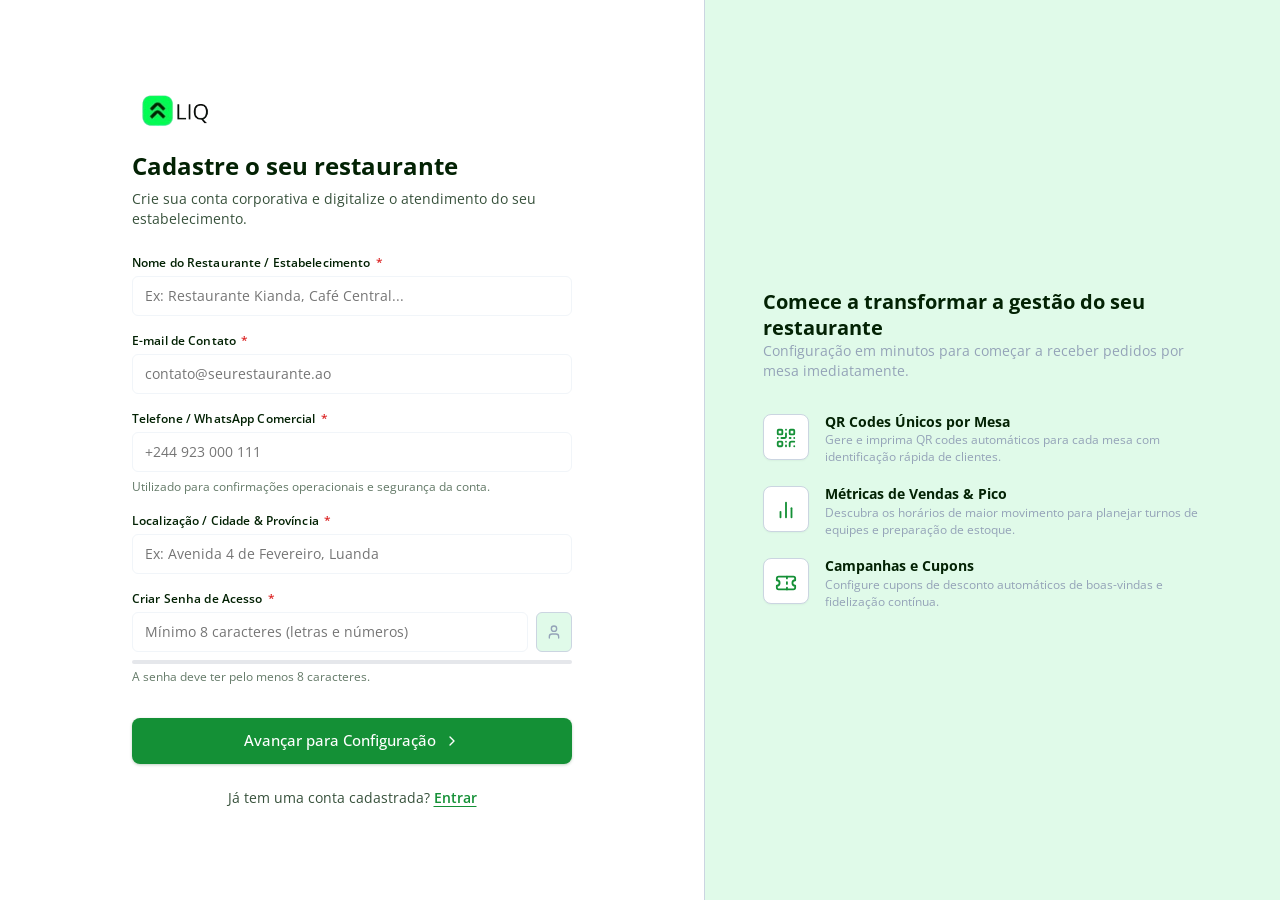
<file: auth/register/index.html>
<!DOCTYPE html>
<html lang="pt-AO">
<head>
  <meta charset="UTF-8">
  <meta name="viewport" content="width=device-width, initial-scale=1.0">
  <title>Cadastrar Restaurante | LIQ SAAS</title>
  <link rel="icon" type="image/png" href="../../assets/images/favicon.png">

  <!-- Estilos Externos (Sem CSS interno nem inline) -->
  <link rel="stylesheet" href="../../assets/style/global.css">
  <link rel="stylesheet" href="../../assets/style/components.css">
  <link rel="stylesheet" href="../../assets/style/auth.css">
</head>
<body>

  <div class="auth-split-wrapper">
    
    <!-- Lado Esquerdo: Formulário de Registro -->
    <main class="auth-form-column">
      <div class="auth-form-card">
        
        <header>
          <a href="../../index.html">
            <img src="../../assets/images/logo.png" alt="LIQ SAAS" class="auth-brand-logo">
          </a>
          <h1 class="auth-title">Cadastre o seu restaurante</h1>
          <p class="auth-subtitle">Crie sua conta corporativa e digitalize o atendimento do seu estabelecimento.</p>
        </header>

        <form id="form-register" novalidate>
          
          <!-- Nome do Restaurante / Responsável -->
          <div class="form-group">
            <label for="input-reg-name" class="form-label">
              Nome do Restaurante / Estabelecimento <span class="required">*</span>
            </label>
            <input 
              type="text" 
              id="input-reg-name" 
              class="form-control" 
              placeholder="Ex: Restaurante Kianda, Café Central..." 
              required
            >
          </div>

          <!-- E-mail Corporativo -->
          <div class="form-group">
            <label for="input-reg-email" class="form-label">
              E-mail de Contato <span class="required">*</span>
            </label>
            <input 
              type="email" 
              id="input-reg-email" 
              class="form-control" 
              placeholder="contato@seurestaurante.ao" 
              autocomplete="email" 
              required
            >
          </div>

          <!-- Telefone / WhatsApp -->
          <div class="form-group">
            <label for="input-reg-phone" class="form-label">
              Telefone / WhatsApp Comercial <span class="required">*</span>
            </label>
            <input 
              type="tel" 
              id="input-reg-phone" 
              class="form-control" 
              placeholder="+244 923 000 111" 
              autocomplete="tel" 
              required
            >
            <span class="form-helper">Utilizado para confirmações operacionais e segurança da conta.</span>
          </div>

          <!-- Localização -->
          <div class="form-group">
            <label for="input-reg-location" class="form-label">
              Localização / Cidade & Província <span class="required">*</span>
            </label>
            <input 
              type="text" 
              id="input-reg-location" 
              class="form-control" 
              placeholder="Ex: Avenida 4 de Fevereiro, Luanda" 
              required
            >
          </div>

          <!-- Senha com Medidor de Força -->
          <div class="form-group">
            <label for="input-reg-password" class="form-label">
              Criar Senha de Acesso <span class="required">*</span>
            </label>
            <div class="input-group">
              <input 
                type="password" 
                id="input-reg-password" 
                class="form-control" 
                placeholder="Mínimo 8 caracteres (letras e números)" 
                autocomplete="new-password" 
                required
              >
              <button type="button" id="btn-toggle-reg-pass" class="btn btn-secondary btn-icon" title="Mostrar/ocultar senha">
                <span data-icon="user" data-icon-size="16"></span>
              </button>
            </div>
            
            <!-- Barra de Força da Senha -->
            <div class="password-strength-container">
              <div class="password-strength-bar">
                <div id="password-strength-meter" class="password-strength-fill"></div>
              </div>
              <span id="password-strength-hint" class="password-strength-label">A senha deve ter pelo menos 8 caracteres.</span>
            </div>
          </div>

          <!-- Botão de Ação -->
          <button type="submit" id="btn-submit-register" class="btn btn-primary btn-lg btn-full mt-4">
            <span>Avançar para Configuração</span>
            <span data-icon="chevronRight" data-icon-size="16"></span>
          </button>

          <!-- Link para Login -->
          <p class="auth-switch-link">
            Já tem uma conta cadastrada? <a href="../login/index.html">Entrar</a>
          </p>

        </form>

      </div>
    </main>

    <!-- Lado Direito: Showcase -->
    <aside class="auth-showcase-column">
      <div class="auth-showcase-content">
        
        <div>
          <h2 class="auth-showcase-headline">Comece a transformar a gestão do seu restaurante</h2>
          <p class="auth-showcase-subtext">Configuração em minutos para começar a receber pedidos por mesa imediatamente.</p>
        </div>

        <div class="auth-benefit-list">
          
          <div class="auth-benefit-item">
            <div class="auth-benefit-icon-wrapper">
              <span data-icon="qr" data-icon-size="22"></span>
            </div>
            <div class="auth-benefit-text-group">
              <h3 class="auth-benefit-title">QR Codes Únicos por Mesa</h3>
              <p class="auth-benefit-desc">Gere e imprima QR codes automáticos para cada mesa com identificação rápida de clientes.</p>
            </div>
          </div>

          <div class="auth-benefit-item">
            <div class="auth-benefit-icon-wrapper">
              <span data-icon="analytics" data-icon-size="22"></span>
            </div>
            <div class="auth-benefit-text-group">
              <h3 class="auth-benefit-title">Métricas de Vendas & Pico</h3>
              <p class="auth-benefit-desc">Descubra os horários de maior movimento para planejar turnos de equipes e preparação de estoque.</p>
            </div>
          </div>

          <div class="auth-benefit-item">
            <div class="auth-benefit-icon-wrapper">
              <span data-icon="coupons" data-icon-size="22"></span>
            </div>
            <div class="auth-benefit-text-group">
              <h3 class="auth-benefit-title">Campanhas e Cupons</h3>
              <p class="auth-benefit-desc">Configure cupons de desconto automáticos de boas-vindas e fidelização contínua.</p>
            </div>
          </div>

        </div>

      </div>
    </aside>

  </div>

  <!-- Scripts -->
  <script src="../../assets/script/icons.js"></script>
  <script src="../../utils/function/useAlert.js"></script>
  <script src="../../utils/functions/useFormatters.js"></script>
  <script src="../../utils/functions/useValidation.js"></script>
  <script src="../../utils/functions/useApi.js"></script>
  <script src="../../assets/script/auth-register.js"></script>
</body>
</html>
</file>
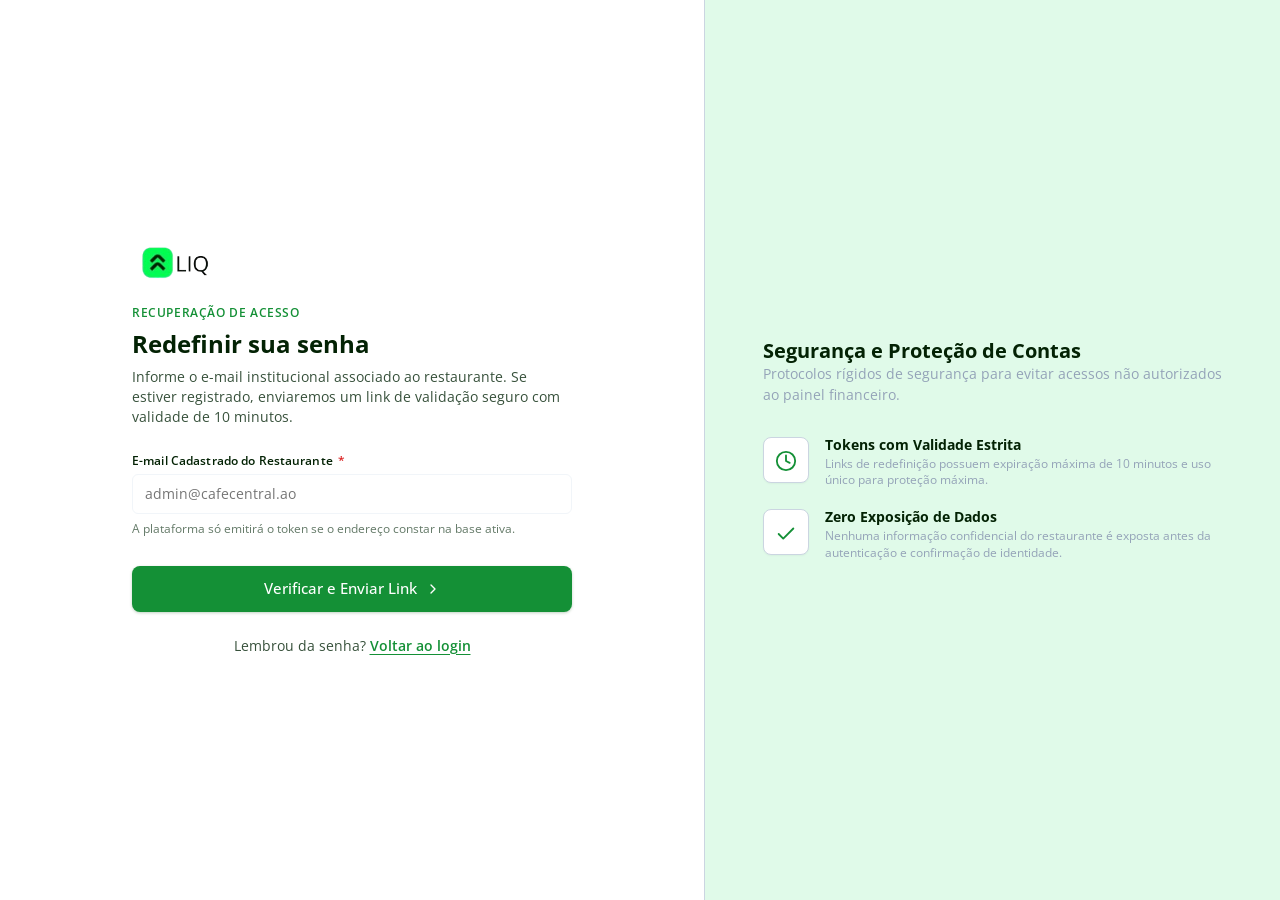
<file: auth/resend/index.html>
<!DOCTYPE html>
<html lang="pt-AO">
<head>
  <meta charset="UTF-8">
  <meta name="viewport" content="width=device-width, initial-scale=1.0">
  <title>Redefinir Senha | LIQ SAAS</title>
  <link rel="icon" type="image/png" href="../../assets/images/favicon.png">

  <!-- Estilos Externos (Sem CSS interno nem inline) -->
  <link rel="stylesheet" href="../../assets/style/global.css">
  <link rel="stylesheet" href="../../assets/style/components.css">
  <link rel="stylesheet" href="../../assets/style/auth.css">
</head>
<body>

  <div class="auth-split-wrapper">
    
    <!-- Lado Esquerdo: Formulário de Redefinição -->
    <main class="auth-form-column">
      <div class="auth-form-card">
        
        <header>
          <a href="../../index.html">
            <img src="../../assets/images/logo.png" alt="LIQ SAAS" class="auth-brand-logo">
          </a>
          
          <div class="onboard-step-pill">Recuperação de Acesso</div>
          
          <h1 class="auth-title">Redefinir sua senha</h1>
          <p class="auth-subtitle">
            Informe o e-mail institucional associado ao restaurante. Se estiver registrado, enviaremos um link de validação seguro com validade de 10 minutos.
          </p>
        </header>

        <!-- Box de Sucesso de Envio -->
        <div id="resend-success-box" class="alert alert-success d-none" role="alert">
          <span data-icon="check" data-icon-size="16"></span>
          <div>
            <strong>Link de verificação emitido com sucesso!</strong>
            <p class="text-xs mt-1">O link com token de segurança possui validade estrita de 10 minutos.</p>
            <div class="mt-2">
              <a href="#" id="link-simulate-email-click" class="btn btn-sm btn-primary">
                Acessar Link de Redefinição
              </a>
            </div>
          </div>
        </div>

        <form id="form-resend" novalidate>
          
          <!-- Campo E-mail -->
          <div class="form-group">
            <label for="input-resend-email" class="form-label">
              E-mail Cadastrado do Restaurante <span class="required">*</span>
            </label>
            <input 
              type="email" 
              id="input-resend-email" 
              class="form-control" 
              placeholder="admin@cafecentral.ao" 
              autocomplete="email" 
              required
            >
            <span class="form-helper">A plataforma só emitirá o token se o endereço constar na base ativa.</span>
          </div>

          <!-- Botão de Ação -->
          <button type="submit" id="btn-submit-resend" class="btn btn-primary btn-lg btn-full mt-3">
            <span>Verificar e Enviar Link</span>
            <span data-icon="chevronRight" data-icon-size="16"></span>
          </button>

          <!-- Link de Retorno -->
          <p class="auth-switch-link">
            Lembrou da senha? <a href="../login/index.html">Voltar ao login</a>
          </p>

        </form>

      </div>
    </main>

    <!-- Lado Direito: Showcase -->
    <aside class="auth-showcase-column">
      <div class="auth-showcase-content">
        
        <div>
          <h2 class="auth-showcase-headline">Segurança e Proteção de Contas</h2>
          <p class="auth-showcase-subtext">Protocolos rígidos de segurança para evitar acessos não autorizados ao painel financeiro.</p>
        </div>

        <div class="auth-benefit-list">
          
          <div class="auth-benefit-item">
            <div class="auth-benefit-icon-wrapper">
              <span data-icon="clock" data-icon-size="22"></span>
            </div>
            <div class="auth-benefit-text-group">
              <h3 class="auth-benefit-title">Tokens com Validade Estrita</h3>
              <p class="auth-benefit-desc">Links de redefinição possuem expiração máxima de 10 minutos e uso único para proteção máxima.</p>
            </div>
          </div>

          <div class="auth-benefit-item">
            <div class="auth-benefit-icon-wrapper">
              <span data-icon="check" data-icon-size="22"></span>
            </div>
            <div class="auth-benefit-text-group">
              <h3 class="auth-benefit-title">Zero Exposição de Dados</h3>
              <p class="auth-benefit-desc">Nenhuma informação confidencial do restaurante é exposta antes da autenticação e confirmação de identidade.</p>
            </div>
          </div>

        </div>

      </div>
    </aside>

  </div>

  <!-- Scripts -->
  <script src="../../assets/script/icons.js"></script>
  <script src="../../utils/function/useAlert.js"></script>
  <script src="../../utils/functions/useFormatters.js"></script>
  <script src="../../utils/functions/useValidation.js"></script>
  <script src="../../utils/functions/useApi.js"></script>
  <script src="../../assets/script/auth-resend.js"></script>
</body>
</html>
</file>
<file: assets/style/global.css>
/**
 * ====================================================================
 * LIQ SAAS - GLOBAL STYLESHEET (global.css)
 * Padrão Master de Cores, Tipografia, Reset e Utilitários Estruturais
 * ====================================================================
 */

@import url('https://fonts.googleapis.com/css2?family=Open+Sans:ital,wght@0,300..800;1,300..800&display=swap');

:root {
  /* 1. Paleta Oficial Fornecida */
  --c-neon-green:   #06f956;
  --c-dark-forest:  #032204;
  --c-mint-light:   #e0fae9;
  --c-emerald:      #149036;
  --c-leaf-green:   #26cd59;
  --c-deep-green:   #024d10;
  --c-pastel-green: #95efb3;

  /* 2. Variáveis Semânticas Mapeadas (Com Fallbacks Sólidos) */
  --color-primary:          #149036;
  --color-primary-hover:    #024d10;
  --color-primary-active:   #012b08;
  --color-primary-focus:    rgba(38, 205, 89, 0.45);

  --color-accent:           #26cd59;
  --color-accent-bright:    #06f956;
  --color-accent-subtle:    #95efb3;

  --color-bg-app:           #f7faf8;
  --color-bg-surface:       #ffffff;
  --color-bg-subtle:        #e0fae9;
  --color-bg-dark:          #032204;

  --color-text-main:        #032204;
  --color-text-muted:       #37513b;
  --color-text-light:       #647a68;
  --color-text-white:       #ffffff;

  --color-border:           #e2e8f0;
  --color-border-subtle:    #f1f5f9;
  --color-border-strong:    #cbd5e1;
  --color-border-dark:      #94a3b8;

  /* Status */
  --color-status-success-bg:     #eaf8ee;
  --color-status-success-text:   #0d6e27;
  --color-status-success-border: #92d9a3;

  --color-status-warning-bg:     #fff9e6;
  --color-status-warning-text:   #8a6100;
  --color-status-warning-border: #f2d480;

  --color-status-danger-bg:      #fdf0f0;
  --color-status-danger-text:    #a81c1c;
  --color-status-danger-border:  #f3b1b1;

  --color-status-info-bg:        #eff6ff;
  --color-status-info-text:      #1d4ed8;
  --color-status-info-border:    #bfdbfe;

  /* Tipografia Oficial (Open Sans) */
  --font-sans: 'Open Sans', -apple-system, BlinkMacSystemFont, "Segoe UI", Roboto, Helvetica, Arial, sans-serif;
  --font-mono: ui-monospace, SFMono-Regular, Menlo, Monaco, Consolas, "Liberation Mono", monospace;

  --font-size-xs:   0.75rem;    /* 12px */
  --font-size-sm:   0.84375rem; /* 13.5px */
  --font-size-base: 0.9375rem;  /* 15px */
  --font-size-md:   1.0625rem;  /* 17px */
  --font-size-lg:   1.25rem;    /* 20px */
  --font-size-xl:   1.5rem;     /* 24px */
  --font-size-2xl:  1.875rem;   /* 30px */

  --font-weight-regular: 400;
  --font-weight-medium:  500;
  --font-weight-semibold: 600;
  --font-weight-bold:    700;

  --line-height-tight:  1.25;
  --line-height-normal: 1.5;

  /* Espaçamentos Fixos */
  --space-1: 0.25rem;  /* 4px */
  --space-2: 0.5rem;   /* 8px */
  --space-3: 0.75rem;  /* 12px */
  --space-4: 1rem;     /* 16px */
  --space-5: 1.25rem;  /* 20px */
  --space-6: 1.5rem;   /* 24px */
  --space-8: 2rem;     /* 32px */
  --space-10: 2.5rem;  /* 40px */
  --space-12: 3rem;    /* 48px */

  /* Raios de Borda */
  --radius-sm: 4px;
  --radius-md: 6px;
  --radius-lg: 8px;
  --radius-xl: 12px;
  --radius-full: 9999px;

  /* Sombras Sutis (Sem exagero) */
  --shadow-none: none;
  --shadow-xs:   0 1px 2px rgba(3, 34, 4, 0.04);
  --shadow-sm:   0 1px 3px rgba(3, 34, 4, 0.07), 0 1px 2px rgba(3, 34, 4, 0.04);
  --shadow-md:   0 3px 6px -1px rgba(3, 34, 4, 0.08);
  --shadow-dropdown: 0 4px 12px rgba(3, 34, 4, 0.12);

  /* Transições */
  --transition-fast: 150ms cubic-bezier(0.4, 0, 0.2, 1);
  --transition-normal: 200ms cubic-bezier(0.4, 0, 0.2, 1);

  /* Alturas de Controle */
  --control-height-sm: 32px;
  --control-height-md: 40px;
  --control-height-lg: 46px;
}

/* ----------------------------------------------------
   RESET & PADRÃO GLOBAL
   ---------------------------------------------------- */
*, *::before, *::after {
  box-sizing: border-box;
  margin: 0;
  padding: 0;
}

html {
  font-family: var(--font-sans);
  font-size: 16px;
  line-height: var(--line-height-normal);
  color: var(--color-text-main);
  background-color: var(--color-bg-app);
  -webkit-font-smoothing: antialiased;
  -moz-osx-font-smoothing: grayscale;
}

body {
  min-height: 100vh;
  display: flex;
  flex-direction: column;
}

h1, h2, h3, h4, h5, h6 {
  color: var(--color-text-main);
  font-weight: var(--font-weight-bold);
  line-height: var(--line-height-tight);
}

h1 { font-size: var(--font-size-2xl); }
h2 { font-size: var(--font-size-xl); }
h3 { font-size: var(--font-size-lg); }
h4 { font-size: var(--font-size-md); }
h5 { font-size: var(--font-size-base); }
h6 { font-size: var(--font-size-sm); }

p {
  color: var(--color-text-muted);
}

small {
  font-size: var(--font-size-xs);
  color: var(--color-text-light);
}

a {
  color: var(--color-primary);
  text-decoration: none;
  transition: color var(--transition-fast);
}

a:hover {
  color: var(--color-primary-hover);
}

ul, ol {
  list-style: none;
}

img, svg {
  vertical-align: middle;
}

button, input, select, textarea {
  font-family: inherit;
  font-size: inherit;
  line-height: inherit;
}

:focus-visible {
  outline: 2px solid var(--color-accent);
  outline-offset: 2px;
}

/* ----------------------------------------------------
   CLASSES UTILITÁRIAS (Substitutos de CSS inline)
   ---------------------------------------------------- */
.d-none { display: none !important; }
.d-block { display: block !important; }
.d-flex { display: flex !important; }
.d-grid { display: grid !important; }

.flex-col { flex-direction: column; }
.items-center { align-items: center; }
.items-start { align-items: flex-start; }
.justify-between { justify-content: space-between; }
.justify-center { justify-content: center; }
.justify-end { justify-content: flex-end; }
.flex-1 { flex: 1; }
.flex-wrap { flex-wrap: wrap; }

.gap-1 { gap: var(--space-1); }
.gap-2 { gap: var(--space-2); }
.gap-3 { gap: var(--space-3); }
.gap-4 { gap: var(--space-4); }
.gap-6 { gap: var(--space-6); }

.w-100 { width: 100%; }
.text-left { text-align: left; }
.text-center { text-align: center; }
.text-right { text-align: right; }

.font-medium { font-weight: var(--font-weight-medium); }
.font-semibold { font-weight: var(--font-weight-semibold); }
.font-bold { font-weight: var(--font-weight-bold); }

.text-xs { font-size: var(--font-size-xs); }
.text-sm { font-size: var(--font-size-sm); }
.text-base { font-size: var(--font-size-base); }
.text-md { font-size: var(--font-size-md); }
.text-lg { font-size: var(--font-size-lg); }

.text-main { color: var(--color-text-main); }
.text-muted { color: var(--color-text-muted); }
.text-light { color: var(--color-text-light); }
.text-white { color: var(--color-text-white); }
.text-green { color: var(--color-primary); }
.text-dark-green { color: var(--color-border-dark); }
.text-danger { color: #dc2626; }

.p-0 { padding: 0; }
.p-2 { padding: var(--space-2); }
.p-3 { padding: var(--space-3); }
.p-4 { padding: var(--space-4); }
.p-5 { padding: var(--space-5); }
.p-6 { padding: var(--space-6); }

.pt-2 { padding-top: var(--space-2); }
.pt-3 { padding-top: var(--space-3); }
.pt-4 { padding-top: var(--space-4); }
.pb-2 { padding-bottom: var(--space-2); }
.pb-3 { padding-bottom: var(--space-3); }
.pb-4 { padding-bottom: var(--space-4); }

.m-0 { margin: 0; }
.mt-1 { margin-top: var(--space-1); }
.mt-2 { margin-top: var(--space-2); }
.mt-3 { margin-top: var(--space-3); }
.mt-4 { margin-top: var(--space-4); }
.mb-1 { margin-bottom: var(--space-1); }
.mb-2 { margin-bottom: var(--space-2); }
.mb-3 { margin-bottom: var(--space-3); }
.mb-4 { margin-bottom: var(--space-4); }
.mb-6 { margin-bottom: var(--space-6); }

.container {
  width: 100%;
  max-width: 1240px;
  margin-left: auto;
  margin-right: auto;
  padding-left: var(--space-4);
  padding-right: var(--space-4);
}

.brand-logo-img {
  height: 28px;
  width: auto;
  object-fit: contain;
}

.brand-favicon-img {
  width: 24px;
  height: 24px;
  object-fit: contain;
}

.brand-hero-logo {
  height: 38px;
  width: auto;
  object-fit: contain;
}

.portal-header {
  background-color: var(--color-bg-dark);
  border-radius: 0;
  border: none;
  border-bottom: 1px solid rgba(255, 255, 255, 0.08);
  padding: var(--space-8) var(--space-4);
}

.portal-grid {
  display: grid;
  grid-template-columns: repeat(auto-fit, minmax(320px, 1fr));
  gap: var(--space-6);
  padding: var(--space-8) 0;
}

.standards-grid {
  display: grid;
  grid-template-columns: repeat(auto-fit, minmax(220px, 1fr));
  gap: var(--space-4);
}
</file>
<file: assets/style/components.css>
/**
 * ====================================================================
 * LIQ SAAS - COMPONENTS STYLESHEET (components.css)
 * Componentes padronizados: Botões, Inputs, Cards, Badges, Modais, Tabelas, Tab Panels
 * ====================================================================
 */

/* ----------------------------------------------------
   0. PAINÉIS / ABAS (Tab Panels)
   ---------------------------------------------------- */
.tab-panel {
  display: none !important;
}

.tab-panel.active {
  display: block !important;
}

/* ----------------------------------------------------
   1. BOTÕES (Buttons)
   ---------------------------------------------------- */
.btn {
  display: inline-flex;
  align-items: center;
  justify-content: center;
  gap: var(--space-2);
  font-family: inherit;
  font-size: var(--font-size-sm);
  font-weight: var(--font-weight-medium);
  line-height: 1;
  text-align: center;
  white-space: nowrap;
  vertical-align: middle;
  cursor: pointer;
  user-select: none;
  border-radius: var(--radius-md);
  border: 1px solid transparent;
  transition: background-color var(--transition-fast), border-color var(--transition-fast), color var(--transition-fast), box-shadow var(--transition-fast);
  padding: 0 var(--space-4);
  height: var(--control-height-md);
}

.btn:disabled, .btn[disabled] {
  opacity: 0.55;
  cursor: not-allowed;
  pointer-events: none;
}

.btn-sm {
  height: var(--control-height-sm);
  padding: 0 var(--space-3);
  font-size: var(--font-size-xs);
  border-radius: var(--radius-sm);
}

.btn-lg {
  height: var(--control-height-lg);
  padding: 0 var(--space-6);
  font-size: var(--font-size-base);
  border-radius: var(--radius-lg);
}

.btn-icon {
  width: var(--control-height-md);
  padding: 0;
}

.btn-icon.btn-sm {
  width: var(--control-height-sm);
}

.btn-primary {
  background-color: var(--color-primary); /* #149036 */
  color: #ffffff !important;
  border: 1px solid transparent;
  box-shadow: 0 1px 3px rgba(2, 77, 16, 0.25);
  cursor: pointer;
  position: relative;
  transition: all 160ms cubic-bezier(0.4, 0, 0.2, 1);
}

/* 1. Estado Hover */
.btn-primary:hover:not(:disabled):not(.is-loading) {
  background-color: var(--color-primary-hover); /* #024d10 */
  border-color: transparent;
  color: #ffffff !important;
  box-shadow: 0 3px 6px rgba(2, 77, 16, 0.3);
  transform: translateY(-1px);
}

/* 2. Estado Active / Clicado */
.btn-primary:active:not(:disabled):not(.is-loading) {
  background-color: var(--color-primary-active); /* #012b08 */
  border-color: transparent;
  color: #ffffff !important;
  box-shadow: inset 0 2px 4px rgba(0, 0, 0, 0.35);
  transform: translateY(0);
}

/* 3. Estado Foco Acessível */
.btn-primary:focus-visible {
  outline: 2px solid var(--color-accent); /* #26cd59 */
  outline-offset: 2px;
}

/* 4. Estado Processando / Clicado (Loading State) */
.btn-primary:disabled,
.btn-primary[disabled],
.btn-primary.is-loading {
  background-color: #0c6725 !important;
  color: #d1fae5 !important;
  border-color: #024d10 !important;
  cursor: not-allowed !important;
  opacity: 0.92 !important;
  box-shadow: none !important;
  transform: none !important;
  pointer-events: none !important;
}

/* Spinner animado integrado para o estado processando */
.btn-spinner {
  display: inline-block;
  width: 15px;
  height: 15px;
  border: 2px solid rgba(255, 255, 255, 0.35);
  border-radius: 50%;
  border-top-color: #ffffff;
  animation: btn-spin-anim 0.6s linear infinite;
  margin-right: 6px;
  flex-shrink: 0;
}

@keyframes btn-spin-anim {
  to { transform: rotate(360deg); }
}

.btn-secondary {
  background-color: var(--color-bg-subtle);
  color: var(--color-border-dark);
  border-color: var(--color-border-strong);
}

.btn-secondary:hover:not(:disabled) {
  background-color: #d1f4dc;
  border-color: var(--color-primary);
  color: var(--color-text-main);
  transform: translateY(-1px);
}

.btn-secondary:active:not(:disabled) {
  background-color: #bbf0cb;
  transform: translateY(0);
}

.btn-outline {
  background-color: transparent;
  color: var(--color-primary);
  border-color: var(--color-primary);
}

.btn-outline:hover:not(:disabled) {
  background-color: var(--color-bg-subtle);
  color: var(--color-primary-hover);
  border-color: var(--color-primary-hover);
}

.btn-ghost {
  background-color: transparent;
  color: var(--color-text-main);
  border-color: transparent;
}

.btn-ghost:hover {
  background-color: rgba(3, 34, 4, 0.05);
  color: var(--color-primary);
}

.btn-danger {
  background-color: #dc2626;
  color: var(--color-text-white);
  border-color: #dc2626;
}

.btn-danger:hover {
  background-color: #b91c1c;
  border-color: #b91c1c;
}

.btn-full {
  width: 100%;
}

/* ----------------------------------------------------
   2. FORMULÁRIOS & INPUTS
   ---------------------------------------------------- */
.form-group {
  display: flex;
  flex-direction: column;
  gap: var(--space-1);
  margin-bottom: var(--space-4);
  text-align: left;
}

.form-label {
  font-size: var(--font-size-xs);
  font-weight: var(--font-weight-semibold);
  color: var(--color-text-main);
  letter-spacing: 0.01em;
}

.form-label .required {
  color: #dc2626;
  margin-left: 2px;
}

.form-control,
.form-input,
.form-select,
.form-textarea {
  width: 100%;
  font-family: inherit;
  font-size: var(--font-size-sm);
  color: var(--color-text-main);
  background-color: var(--color-bg-surface);
  border: 1px solid var(--color-border-subtle);
  border-radius: var(--radius-md);
  padding: 0 var(--space-3);
  height: var(--control-height-md);
  transition: border-color var(--transition-fast), box-shadow var(--transition-fast);
}

.form-textarea {
  height: auto;
  min-height: 80px;
  padding: var(--space-2) var(--space-3);
  resize: vertical;
}

.form-input::placeholder,
.form-textarea::placeholder {
  color: var(--color-text-light);
}

.form-input:hover,
.form-select:hover,
.form-textarea:hover {
  border-color: var(--color-border-strong);
}

.form-input:focus,
.form-select:focus,
.form-textarea:focus {
  outline: none;
  border-color: var(--color-primary);
  box-shadow: 0 0 0 3px var(--color-primary-focus);
}

.form-helper {
  font-size: var(--font-size-xs);
  color: var(--color-text-light);
  margin-top: 2px;
}

.form-error {
  font-size: var(--font-size-xs);
  color: #dc2626;
  margin-top: 2px;
}

.input-group {
  display: flex;
  align-items: center;
  gap: var(--space-2);
  width: 100%;
}

/* ----------------------------------------------------
   3. CARDS & PAINÉIS
   ---------------------------------------------------- */
.card {
  background-color: var(--color-bg-surface);
  border: 1px solid var(--color-border-subtle);
  border-radius: var(--radius-lg);
  box-shadow: var(--shadow-xs);
  overflow: hidden;
}

.card-header {
  padding: var(--space-4) var(--space-5);
  border-bottom: 1px solid var(--color-border-subtle);
  display: flex;
  align-items: center;
  justify-content: space-between;
  gap: var(--space-3);
  background-color: #fafcfb;
}

.card-title {
  font-size: var(--font-size-base);
  font-weight: var(--font-weight-semibold);
  color: var(--color-text-main);
  margin: 0;
}

.card-subtitle {
  font-size: var(--font-size-xs);
  color: var(--color-text-muted);
  margin-top: 2px;
}

.card-body {
  padding: var(--space-5);
}

.card-footer {
  padding: var(--space-3) var(--space-5);
  background-color: #fafcfb;
  border-top: 1px solid var(--color-border-subtle);
  display: flex;
  align-items: center;
  justify-content: flex-end;
  gap: var(--space-2);
}

/* Card Métrica (Dashboard KPIs) */
.card-metric {
  padding: var(--space-5);
  background: var(--color-bg-surface);
  border: 1px solid var(--color-border-subtle);
  border-radius: var(--radius-lg);
  display: flex;
  flex-direction: column;
  gap: var(--space-2);
}

.card-metric-label {
  font-size: var(--font-size-xs);
  font-weight: var(--font-weight-medium);
  color: var(--color-text-muted);
  text-transform: uppercase;
  letter-spacing: 0.03em;
}

.card-metric-value {
  font-size: var(--font-size-2xl);
  font-weight: var(--font-weight-bold);
  color: var(--color-text-main);
  line-height: 1.1;
}

.card-metric-trend {
  display: inline-flex;
  align-items: center;
  gap: var(--space-1);
  font-size: var(--font-size-xs);
  font-weight: var(--font-weight-medium);
}

.trend-up { color: #16a34a; }
.trend-down { color: #dc2626; }
.trend-neutral { color: var(--color-text-muted); }

/* ----------------------------------------------------
   4. BADGES DE STATUS
   ---------------------------------------------------- */
.badge {
  display: inline-flex;
  align-items: center;
  gap: 4px;
  padding: 3px 8px;
  font-size: var(--font-size-xs);
  font-weight: var(--font-weight-semibold);
  line-height: 1;
  border-radius: var(--radius-full);
  border: 1px solid transparent;
  white-space: nowrap;
}

.badge-dot {
  width: 6px;
  height: 6px;
  border-radius: var(--radius-full);
  background-color: currentColor;
}

.badge-pending {
  background-color: #fef3c7;
  color: #92400e;
  border: 1px solid transparent;
}

.badge-confirmed {
  background-color: #e0e7ff;
  color: #3730a3;
  border: 1px solid transparent;
}

.badge-preparing {
  background-color: #e0f2fe;
  color: #0369a1;
  border: 1px solid transparent;
}

.badge-ready {
  background-color: var(--color-bg-subtle);
  color: #065f46;
  border: 1px solid transparent;
}

.badge-delivering {
  background-color: #f3e8ff;
  color: #6b21a8;
  border: 1px solid transparent;
}

.badge-completed {
  background-color: #ecfdf5;
  color: #065f46;
  border: 1px solid transparent;
}

.badge-cancelled {
  background-color: #fef2f2;
  color: #991b1b;
  border: 1px solid transparent;
}

.badge-available {
  background-color: #ecfdf5;
  color: #065f46;
  border: 1px solid transparent;
}

.badge-occupied {
  background-color: #fee2e2;
  color: #991b1b;
  border: 1px solid transparent;
}

/* ----------------------------------------------------
   5. TABELAS DE DADOS
   ---------------------------------------------------- */
.table-responsive {
  width: 100%;
  overflow-x: auto;
  border: 1px solid var(--color-border-subtle);
  border-radius: var(--radius-lg);
  background: var(--color-bg-surface);
}

.table {
  width: 100%;
  border-collapse: collapse;
  text-align: left;
  font-size: var(--font-size-sm);
}

.table th {
  background-color: #f8faf8;
  color: var(--color-text-muted);
  font-weight: var(--font-weight-semibold);
  font-size: var(--font-size-xs);
  text-transform: uppercase;
  letter-spacing: 0.04em;
  padding: var(--space-3) var(--space-4);
  border-bottom: 1px solid var(--color-border-subtle);
}

.table td {
  padding: var(--space-3) var(--space-4);
  border-bottom: 1px solid var(--color-border-subtle);
  color: var(--color-text-main);
  vertical-align: middle;
}

.table tbody tr:last-child td {
  border-bottom: none;
}

.table tbody tr:hover {
  background-color: #fbfdfb;
}

/* ----------------------------------------------------
   6. MODAL & DIALOGS
   ---------------------------------------------------- */
.modal-backdrop {
  position: fixed;
  top: 0;
  left: 0;
  width: 100vw;
  height: 100vh;
  background-color: rgba(3, 34, 4, 0.45);
  display: flex;
  align-items: center;
  justify-content: center;
  z-index: 1000;
  padding: var(--space-4);
}

.modal {
  background: var(--color-bg-surface);
  border-radius: var(--radius-xl);
  border: 1px solid var(--color-border-subtle);
  box-shadow: var(--shadow-dropdown);
  width: 100%;
  max-width: 500px;
  max-height: 90vh;
  display: flex;
  flex-direction: column;
  overflow: hidden;
}

.modal-header {
  padding: var(--space-4) var(--space-5);
  border-bottom: 1px solid var(--color-border-subtle);
  display: flex;
  align-items: center;
  justify-content: space-between;
}

.modal-title {
  font-size: var(--font-size-base);
  font-weight: var(--font-weight-semibold);
  color: var(--color-text-main);
}

.modal-body {
  padding: var(--space-5);
  overflow-y: auto;
}

.modal-footer {
  padding: var(--space-3) var(--space-5);
  border-top: 1px solid var(--color-border-subtle);
  background-color: #fafcfb;
  display: flex;
  align-items: center;
  justify-content: flex-end;
  gap: var(--space-2);
}

/* ----------------------------------------------------
   7. ALERTAS
   ---------------------------------------------------- */
.alert {
  padding: var(--space-3) var(--space-4);
  border-radius: var(--radius-md);
  border: 1px solid transparent;
  font-size: var(--font-size-sm);
  display: flex;
  align-items: center;
  gap: var(--space-3);
  margin-bottom: var(--space-4);
}

.alert-success {
  background-color: var(--color-status-success-bg);
  color: var(--color-status-success-text);
  border-color: var(--color-status-success-border);
}

.alert-warning {
  background-color: var(--color-status-warning-bg);
  color: var(--color-status-warning-text);
  border-color: var(--color-status-warning-border);
}

.alert-danger {
  background-color: var(--color-status-danger-bg);
  color: var(--color-status-danger-text);
  border-color: var(--color-status-danger-border);
}

.alert-info {
  background-color: var(--color-status-info-bg);
  color: var(--color-status-info-text);
  border-color: var(--color-status-info-border);
}
</file>
<file: assets/style/landing.css>
/**
 * ====================================================================
 * LIQ SAAS - LANDING PAGE STYLESHEET (landing.css)
 * 100% Baseado no Design e Seções da Referência Oficial
 * - Header Oficial com links exatos: Funcionalidades, Preços, FAQ, Entrar, Começar agora
 * - Hero com Tag, Título, CTAs e Mockup (hero-img.png)
 * - Seção Social Proof (Empresas parceiras)
 * - Seção Desafios (Dark Forest)
 * - Seção Automação (3 Cards com visual)
 * - Banner Intermediário "Comece a vender 24h"
 * - Grid de Funcionalidades (8 Cards)
 * - Tabela de Preços com Toggle Mensal/Anual (Starter, Pro Recomendado, Enterprise)
 * - Seção Proposta de Valor (3 Colunas)
 * - Banner Final CTA
 * - FAQ Accordion Completo
 * - Footer Dark Forest Oficial
 * ====================================================================
 */

/* ----------------------------------------------------
   1. RESET & GERAL
   ---------------------------------------------------- */
.landing-body {
  min-height: 100vh;
  background-color: #ffffff;
  color: #032204;
  font-family: var(--font-sans);
  overflow-x: hidden;
  margin: 0;
  padding: 0;
  line-height: 1.5;
}

.landing-container {
  max-width: 1200px;
  margin: 0 auto;
  padding: 0 24px;
  position: relative;
}

@media (max-width: 768px) {
  .landing-container {
    padding: 0 16px;
  }
}

/* ----------------------------------------------------
   2. HEADER / NAVBAR (Exatamente como a imagem)
   ---------------------------------------------------- */
/* ----------------------------------------------------
   2. HEADER / NAVBAR (Vidro Transparente / Glassmorphism)
   ---------------------------------------------------- */
.landing-navbar {
  position: sticky;
  top: 0;
  z-index: 1000;
  background-color: rgba(255, 255, 255, 0.68);
  backdrop-filter: blur(16px) saturate(180%);
  -webkit-backdrop-filter: blur(16px) saturate(180%);
  border-bottom: 1px solid rgba(20, 144, 54, 0.12);
  box-shadow: 0 4px 20px rgba(3, 34, 4, 0.03);
  padding: 16px 0;
  transition: background-color 200ms ease, box-shadow 200ms ease, border-color 200ms ease;
}

.landing-navbar-inner {
  display: flex;
  align-items: center;
  justify-content: space-between;
}

.landing-navbar-left {
  display: flex;
  align-items: center;
  gap: 40px;
}

.landing-brand-logo {
  height: 34px;
  width: auto;
  display: block;
}

.landing-nav-links {
  display: flex;
  align-items: center;
  gap: 28px;
}

.landing-nav-link {
  color: #37513b;
  font-size: 14px;
  font-weight: 600;
  text-decoration: none;
  transition: color 150ms ease;
}

.landing-nav-link:hover {
  color: #149036;
}

.landing-navbar-right {
  display: flex;
  align-items: center;
  gap: 20px;
}

.landing-nav-login {
  color: #032204;
  font-size: 14px;
  font-weight: 600;
  text-decoration: none;
  transition: color 150ms ease;
}

.landing-nav-login:hover {
  color: #149036;
}

.landing-nav-btn {
  background-color: #26cd59;
  color: #032204;
  font-size: 14px;
  font-weight: 700;
  padding: 10px 22px;
  border-radius: 6px;
  text-decoration: none;
  transition: all 160ms ease;
  box-shadow: 0 1px 3px rgba(38, 205, 89, 0.3);
  display: inline-flex;
  align-items: center;
  justify-content: center;
}

.landing-nav-btn:hover {
  background-color: #149036;
  color: #ffffff;
  transform: translateY(-1px);
  box-shadow: 0 4px 10px rgba(20, 144, 54, 0.3);
}

/* Botão Hamburger Mobile (Oculto no Desktop) */
.landing-mobile-toggle {
  display: none;
  align-items: center;
  justify-content: center;
  width: 42px;
  height: 42px;
  border-radius: 8px;
  border: 1px solid rgba(20, 144, 54, 0.2);
  background-color: rgba(255, 255, 255, 0.75);
  color: #032204;
  cursor: pointer;
  padding: 0;
  transition: background-color 150ms ease, border-color 150ms ease, color 150ms ease;
}

.landing-mobile-toggle:hover {
  background-color: rgba(224, 250, 233, 0.6);
  color: #149036;
  border-color: #149036;
}

/* Dropdown Mobile com Efeito de Vidro Desfocado */
.landing-mobile-dropdown {
  display: none;
  position: absolute;
  top: 100%;
  left: 0;
  right: 0;
  background-color: rgba(255, 255, 255, 0.88);
  backdrop-filter: blur(18px) saturate(180%);
  -webkit-backdrop-filter: blur(18px) saturate(180%);
  border-bottom: 1px solid rgba(20, 144, 54, 0.15);
  box-shadow: 0 16px 36px rgba(3, 34, 4, 0.10);
  opacity: 0;
  transform: translateY(-8px);
  pointer-events: none;
  transition: opacity 220ms ease, transform 220ms ease;
  z-index: 999;
}

.landing-mobile-dropdown.is-open {
  opacity: 1;
  transform: translateY(0);
  pointer-events: auto;
}

.mobile-dropdown-content {
  padding: 20px 24px 28px;
  display: flex;
  flex-direction: column;
  gap: 16px;
}

.mobile-dropdown-nav {
  display: flex;
  flex-direction: column;
  gap: 12px;
}

.mobile-dropdown-link {
  color: #032204;
  font-size: 16px;
  font-weight: 600;
  text-decoration: none;
  padding: 8px 4px;
  transition: color 150ms ease, transform 150ms ease;
}

.mobile-dropdown-link:hover {
  color: #149036;
  transform: translateX(4px);
}

.mobile-dropdown-divider {
  height: 1px;
  background-color: rgba(20, 144, 54, 0.12);
  margin: 4px 0;
}

.mobile-dropdown-actions {
  display: flex;
  flex-direction: column;
  gap: 12px;
}

.mobile-dropdown-login {
  color: #032204;
  font-size: 15px;
  font-weight: 700;
  text-align: center;
  padding: 11px 0;
  text-decoration: none;
  border-radius: 6px;
  border: 1px solid rgba(20, 144, 54, 0.2);
  background-color: rgba(255, 255, 255, 0.7);
  transition: all 150ms ease;
  display: block;
}

.mobile-dropdown-login:hover {
  background-color: #f7faf8;
  color: #149036;
  border-color: #149036;
}

.mobile-dropdown-btn {
  background-color: #26cd59;
  color: #032204;
  font-size: 15px;
  font-weight: 700;
  text-align: center;
  padding: 13px 0;
  text-decoration: none;
  border-radius: 6px;
  box-shadow: 0 4px 12px rgba(38, 205, 89, 0.35);
  transition: all 150ms ease;
  display: block;
}

.mobile-dropdown-btn:hover {
  background-color: #149036;
  color: #ffffff;
}

@media (max-width: 820px) {
  .landing-nav-links,
  .landing-navbar-right {
    display: none;
  }

  .landing-mobile-toggle {
    display: inline-flex;
  }

  .landing-mobile-dropdown {
    display: block;
  }
}

/* ----------------------------------------------------
   3. SEÇÃO HERO COM BACKGROUND GRID & EFEITOS GEOMÉTRICOS
   ---------------------------------------------------- */
.landing-hero {
  position: relative;
  overflow: hidden;
  padding: 64px 0 72px;
  text-align: center;
  background-color: #ffffff;
}

/* Background Effects */
.hero-bg-gradient {
  position: absolute;
  top: 0;
  left: 0;
  right: 0;
  bottom: 0;
  background: linear-gradient(to bottom, #ffffff 0%, rgba(224, 250, 233, 0.40) 45%, #ffffff 100%);
  z-index: 1;
  pointer-events: none;
}

.hero-bg-radial {
  position: absolute;
  top: 0;
  left: 0;
  right: 0;
  bottom: 0;
  background: radial-gradient(ellipse at 50% 18%, rgba(38, 205, 89, 0.16) 0%, rgba(20, 144, 54, 0.05) 50%, transparent 75%);
  z-index: 2;
  pointer-events: none;
}

/* Grid Pattern (Conjunto de Squares) */
.hero-bg-grid {
  position: absolute;
  top: 0;
  left: 0;
  right: 0;
  bottom: 0;
  background-image:
    linear-gradient(to right, rgba(20, 144, 54, 0.08) 1px, transparent 1px),
    linear-gradient(to bottom, rgba(20, 144, 54, 0.08) 1px, transparent 1px);
  background-size: 26px 26px;
  -webkit-mask-image: radial-gradient(ellipse at 50% 32%, rgba(0, 0, 0, 1) 35%, rgba(0, 0, 0, 0.15) 75%, transparent 95%);
  mask-image: radial-gradient(ellipse at 50% 32%, rgba(0, 0, 0, 1) 35%, rgba(0, 0, 0, 0.15) 75%, transparent 95%);
  z-index: 3;
  pointer-events: none;
}

.landing-hero .landing-container {
  position: relative;
  z-index: 5;
}

.hero-pill-badge {
  display: inline-flex;
  align-items: center;
  gap: 8px;
  font-size: 13px;
  font-weight: 600;
  color: #149036;
  background-color: #e0fae9;
  border: 1px solid #95efb3;
  padding: 6px 16px;
  border-radius: 20px;
  margin-bottom: 24px;
}

.hero-main-title {
  font-size: 2.875rem;
  font-weight: 800;
  line-height: 1.16;
  color: #032204;
  letter-spacing: -0.025em;
  max-width: 840px;
  margin: 0 auto 20px;
}

@media (max-width: 768px) {
  .hero-main-title {
    font-size: 2.125rem;
  }
}

.hero-main-subtitle {
  font-size: 1.0625rem;
  color: #37513b;
  line-height: 1.6;
  max-width: 680px;
  margin: 0 auto 32px;
}

.hero-cta-group {
  display: flex;
  align-items: center;
  justify-content: center;
  gap: 16px;
  margin-bottom: 56px;
  flex-wrap: wrap;
}

.hero-btn-primary {
  background-color: #26cd59;
  color: #032204;
  font-size: 15px;
  font-weight: 700;
  padding: 14px 32px;
  border-radius: 8px;
  text-decoration: none;
  box-shadow: 0 4px 12px rgba(38, 205, 89, 0.35);
  transition: all 160ms ease;
  display: inline-flex;
  align-items: center;
  justify-content: center;
}

.hero-btn-primary:hover {
  background-color: #149036;
  color: #ffffff;
  transform: translateY(-1px);
  box-shadow: 0 6px 16px rgba(20, 144, 54, 0.4);
}

.hero-btn-secondary {
  background-color: #ffffff;
  color: #032204;
  font-size: 15px;
  font-weight: 600;
  padding: 14px 28px;
  border-radius: 8px;
  border: 1px solid #d9ebd9;
  text-decoration: none;
  transition: all 160ms ease;
  display: inline-flex;
  align-items: center;
  gap: 8px;
}

.hero-btn-secondary:hover {
  background-color: #f7faf8;
  border-color: #149036;
  color: #149036;
}

/* Mockup Central do Hero (hero-img.png) - Sem box, mais para cima e com animação 3D Tilt */
.hero-mockup-wrapper {
  max-width: 1040px;
  margin: -28px auto 0;
  position: relative;
  perspective: 1200px;
  display: flex;
  justify-content: center;
}

.hero-mockup-image {
  width: 100%;
  max-width: 1000px;
  height: auto;
  display: block;
  filter: drop-shadow(0 20px 45px rgba(3, 34, 4, 0.18));
  border: none;
  background: transparent;
  transform-style: preserve-3d;
  transition: transform 180ms cubic-bezier(0.16, 1, 0.3, 1), filter 180ms ease;
  will-change: transform;
  cursor: pointer;
}

.social-proof-title {
  font-size: 13px;
  font-weight: 600;
  color: #647a68;
  margin-bottom: 28px;
  text-transform: uppercase;
  letter-spacing: 0.05em;
}

.social-proof-logos {
  display: flex;
  align-items: center;
  justify-content: center;
  gap: 48px;
  flex-wrap: wrap;
  opacity: 0.75;
}

.proof-brand-item {
  font-size: 17px;
  font-weight: 800;
  color: #37513b;
  letter-spacing: -0.01em;
  display: flex;
  align-items: center;
  gap: 8px;
}

/* ----------------------------------------------------
   5. SEÇÃO DESAFIOS (Dark Forest)
   ---------------------------------------------------- */
.landing-challenges-section {
  background-color: #032204;
  color: #ffffff;
  padding: 80px 0;
  position: relative;
}

.challenges-title {
  text-align: center;
  font-size: 2rem;
  font-weight: 700;
  color: #ffffff;
  margin-bottom: 48px;
}

.challenges-grid {
  display: grid;
  grid-template-columns: repeat(2, 1fr);
  gap: 20px;
  max-width: 860px;
  margin: 0 auto;
}

@media (max-width: 640px) {
  .challenges-grid {
    grid-template-columns: 1fr;
  }
}

.challenge-item {
  display: flex;
  align-items: center;
  gap: 16px;
  padding: 16px 20px;
  border-radius: 8px;
  background-color: rgba(255, 255, 255, 0.05);
  border: 1px solid rgba(255, 255, 255, 0.08);
}

.challenge-icon {
  width: 36px;
  height: 36px;
  border-radius: 50%;
  background-color: rgba(38, 205, 89, 0.15);
  color: #06f956;
  display: flex;
  align-items: center;
  justify-content: center;
  flex-shrink: 0;
}

.challenge-text {
  font-size: 15px;
  font-weight: 500;
  color: #e0fae9;
}

.challenges-chevron {
  text-align: center;
  margin-top: 40px;
  color: #26cd59;
}

/* ----------------------------------------------------
   6. SEÇÃO AUTOMAÇÃO (3 Cards com Visual)
   ---------------------------------------------------- */
.landing-automate-section {
  padding: 88px 0;
  background-color: #ffffff;
}

.automate-header {
  margin-bottom: 48px;
  max-width: 600px;
}

.automate-title {
  font-size: 2.25rem;
  font-weight: 800;
  line-height: 1.2;
  color: #032204;
  letter-spacing: -0.02em;
}

.automate-title span {
  color: #149036;
}

.automate-cards-grid {
  display: grid;
  grid-template-columns: repeat(3, 1fr);
  gap: 28px;
}

@media (max-width: 900px) {
  .automate-cards-grid {
    grid-template-columns: 1fr;
  }
}

.automate-card {
  border-radius: 12px;
  border: 1px solid #eef5ef;
  background-color: #ffffff;
  overflow: hidden;
  box-shadow: 0 4px 16px rgba(3, 34, 4, 0.04);
  transition: transform 200ms ease, box-shadow 200ms ease;
}

.automate-card:hover {
  transform: translateY(-4px);
  box-shadow: 0 12px 28px rgba(3, 34, 4, 0.08);
}

.automate-card-preview {
  height: 160px;
  background-color: #e0fae9;
  display: flex;
  align-items: center;
  justify-content: center;
  position: relative;
  border-bottom: 1px solid #d9ebd9;
}

.automate-preview-box {
  background-color: #ffffff;
  padding: 12px 20px;
  border-radius: 8px;
  box-shadow: 0 4px 12px rgba(3, 34, 4, 0.08);
  display: flex;
  align-items: center;
  gap: 10px;
  color: #149036;
  font-weight: 600;
  font-size: 13px;
}

.automate-card-body {
  padding: 24px;
}

.automate-card-title {
  font-size: 1.125rem;
  font-weight: 700;
  color: #032204;
  margin-bottom: 8px;
}

.automate-card-desc {
  font-size: 14px;
  color: #37513b;
  line-height: 1.5;
}

/* ----------------------------------------------------
   7. BANNER INTERMEDIÁRIO (Parallax com sections-img)
   ---------------------------------------------------- */
.landing-mid-banner {
  position: relative;
  background-image: linear-gradient(rgba(3, 34, 4, 0.78), rgba(3, 34, 4, 0.90)), url('../images/sections-img01.jpg');
  background-attachment: fixed;
  background-position: center;
  background-repeat: no-repeat;
  background-size: cover;
  padding: 104px 0;
  text-align: center;
  color: #ffffff;
}

.mid-banner-title {
  font-size: 2.25rem;
  font-weight: 800;
  color: #ffffff;
  margin-bottom: 24px;
  letter-spacing: -0.02em;
}

.mid-banner-btn {
  background-color: #26cd59;
  color: #032204;
  font-size: 15px;
  font-weight: 700;
  padding: 12px 30px;
  border-radius: 6px;
  text-decoration: none;
  display: inline-block;
  transition: all 160ms ease;
}

.mid-banner-btn:hover {
  background-color: #149036;
  color: #ffffff;
  transform: translateY(-1px);
}

/* ----------------------------------------------------
   8. GRID DE FUNCIONALIDADES (8 Cards)
   ---------------------------------------------------- */
.landing-features-section {
  padding: 96px 0;
  background-color: #ffffff;
}

.features-section-tag {
  font-size: 12px;
  font-weight: 700;
  color: #149036;
  background-color: #e0fae9;
  padding: 4px 12px;
  border-radius: 12px;
  display: inline-block;
  margin-bottom: 12px;
}

.features-section-title {
  font-size: 2.25rem;
  font-weight: 800;
  color: #032204;
  line-height: 1.22;
  max-width: 650px;
  margin-bottom: 48px;
}

.features-section-title span {
  color: #149036;
}

.features-octa-grid {
  display: grid;
  grid-template-columns: repeat(4, 1fr);
  gap: 20px;
}

@media (max-width: 1024px) {
  .features-octa-grid {
    grid-template-columns: repeat(2, 1fr);
  }
}

@media (max-width: 580px) {
  .features-octa-grid {
    grid-template-columns: 1fr;
  }
}

.feature-box-card {
  border: 1px solid #eef5ef;
  border-radius: 10px;
  padding: 22px;
  background-color: #ffffff;
  transition: transform 180ms ease, border-color 180ms ease, box-shadow 180ms ease;
}

.feature-box-card:hover {
  transform: translateY(-2px);
  border-color: #26cd59;
  box-shadow: 0 8px 20px rgba(3, 34, 4, 0.06);
}

.feature-box-icon {
  width: 38px;
  height: 38px;
  border-radius: 8px;
  background-color: #e0fae9;
  color: #149036;
  display: flex;
  align-items: center;
  justify-content: center;
  margin-bottom: 14px;
}

.feature-box-title {
  font-size: 15px;
  font-weight: 700;
  color: #032204;
  margin-bottom: 6px;
}

.feature-box-desc {
  font-size: 13px;
  color: #37513b;
  line-height: 1.45;
}

/* ----------------------------------------------------
   9. TABELA DE PREÇOS (Dark Forest)
   ---------------------------------------------------- */
.landing-pricing-section {
  background-color: #032204;
  color: #ffffff;
  padding: 96px 0;
}

.pricing-header {
  text-align: center;
  max-width: 600px;
  margin: 0 auto 36px;
}

.pricing-title {
  font-size: 2.25rem;
  font-weight: 800;
  color: #ffffff;
  margin-bottom: 12px;
}

.pricing-subtitle {
  font-size: 15px;
  color: #95efb3;
}

.pricing-toggle-wrapper {
  display: flex;
  align-items: center;
  justify-content: center;
  gap: 12px;
  margin-bottom: 48px;
  font-size: 14px;
  font-weight: 600;
  color: #e0fae9;
}

.pricing-toggle-switch {
  width: 48px;
  height: 26px;
  background-color: #149036;
  border-radius: 14px;
  position: relative;
  cursor: pointer;
}

.pricing-toggle-switch::after {
  content: '';
  position: absolute;
  top: 3px;
  left: 3px;
  width: 20px;
  height: 20px;
  background-color: #ffffff;
  border-radius: 50%;
  transition: transform 200ms ease;
}

.pricing-toggle-switch.active::after {
  transform: translateX(22px);
}

.pricing-cards-grid {
  display: grid;
  grid-template-columns: repeat(3, 1fr);
  gap: 28px;
  align-items: stretch;
}

@media (max-width: 900px) {
  .pricing-cards-grid {
    grid-template-columns: 1fr;
  }
}

.pricing-card {
  border-radius: 14px;
  padding: 32px 28px;
  display: flex;
  flex-direction: column;
  justify-content: space-between;
  border: 1px solid rgba(255, 255, 255, 0.12);
  background-color: rgba(255, 255, 255, 0.03);
}

/* Card Pro Destacado / Recomendado */
.pricing-card.pricing-card-featured {
  background-color: #ffffff;
  color: #032204;
  border-color: #26cd59;
  box-shadow: 0 16px 40px rgba(0, 0, 0, 0.35);
  position: relative;
}

.pricing-featured-badge {
  position: absolute;
  top: -14px;
  left: 50%;
  transform: translateX(-50%);
  background-color: #26cd59;
  color: #032204;
  font-size: 11px;
  font-weight: 800;
  text-transform: uppercase;
  padding: 4px 14px;
  border-radius: 12px;
  letter-spacing: 0.05em;
}

.pricing-plan-name {
  font-size: 14px;
  font-weight: 800;
  text-transform: uppercase;
  letter-spacing: 0.06em;
  margin-bottom: 12px;
  color: inherit;
}

.pricing-plan-price {
  font-size: 2rem;
  font-weight: 800;
  line-height: 1.1;
  margin-bottom: 6px;
  color: inherit;
}

.pricing-plan-price span {
  font-size: 13px;
  font-weight: 500;
  opacity: 0.7;
}

.pricing-plan-subtitle {
  font-size: 13px;
  opacity: 0.75;
  margin-bottom: 24px;
}

.pricing-features-list {
  list-style: none;
  padding: 0;
  margin: 0 0 32px;
  display: flex;
  flex-direction: column;
  gap: 12px;
  flex: 1;
}

.pricing-feature-row {
  display: flex;
  align-items: center;
  gap: 10px;
  font-size: 13.5px;
}

.pricing-check-icon {
  color: #26cd59;
  flex-shrink: 0;
}

.pricing-card-featured .pricing-check-icon {
  color: #149036;
}

.pricing-card-btn {
  width: 100%;
  padding: 13px 0;
  border-radius: 8px;
  font-size: 14px;
  font-weight: 700;
  text-align: center;
  text-decoration: none;
  transition: all 160ms ease;
  display: block;
}

.pricing-card-btn-outline {
  border: 1px solid rgba(255, 255, 255, 0.3);
  color: #ffffff;
}

.pricing-card-btn-outline:hover {
  background-color: rgba(255, 255, 255, 0.1);
  border-color: #ffffff;
}

.pricing-card-btn-featured {
  background-color: #26cd59;
  color: #032204;
  border: none;
  box-shadow: 0 4px 12px rgba(38, 205, 89, 0.4);
}

.pricing-card-btn-featured:hover {
  background-color: #149036;
  color: #ffffff;
}

/* ----------------------------------------------------
   10. SEÇÃO PROPOSTA DE VALOR (3 Colunas)
   ---------------------------------------------------- */
.landing-value-section {
  padding: 96px 0;
  background-color: #ffffff;
}

.value-section-title {
  font-size: 2.25rem;
  font-weight: 800;
  color: #032204;
  max-width: 600px;
  margin-bottom: 56px;
  letter-spacing: -0.02em;
}

.value-cards-grid {
  display: grid;
  grid-template-columns: repeat(3, 1fr);
  gap: 32px;
}

@media (max-width: 860px) {
  .value-cards-grid {
    grid-template-columns: 1fr;
  }
}

.value-card {
  padding: 8px 0;
}

.value-card-icon {
  width: 44px;
  height: 44px;
  border-radius: 10px;
  background-color: #e0fae9;
  color: #149036;
  display: flex;
  align-items: center;
  justify-content: center;
  margin-bottom: 18px;
}

.value-card-title {
  font-size: 1.125rem;
  font-weight: 700;
  color: #032204;
  margin-bottom: 10px;
}

.value-card-desc {
  font-size: 14px;
  color: #37513b;
  line-height: 1.55;
}

/* ----------------------------------------------------
   11. BANNER FINAL CTA (Parallax com sections-img)
   ---------------------------------------------------- */
.landing-cta-banner {
  position: relative;
  background-image: linear-gradient(rgba(3, 34, 4, 0.80), rgba(3, 34, 4, 0.92)), url('../images/sections-img02.jpg');
  background-attachment: fixed;
  background-position: center;
  background-repeat: no-repeat;
  background-size: cover;
  padding: 104px 0;
  text-align: center;
  color: #ffffff;
}

.cta-banner-title {
  font-size: 2.25rem;
  font-weight: 800;
  color: #ffffff;
  margin-bottom: 24px;
}

.cta-banner-btn {
  background-color: transparent;
  border: 1px solid #26cd59;
  color: #ffffff;
  font-size: 15px;
  font-weight: 600;
  padding: 12px 32px;
  border-radius: 6px;
  text-decoration: none;
  display: inline-block;
  transition: all 160ms ease;
}

.cta-banner-btn:hover {
  background-color: #26cd59;
  color: #032204;
}

/* ----------------------------------------------------
   12. FAQ ACCORDION
   ---------------------------------------------------- */
.landing-faq-section {
  padding: 96px 0;
  background-color: #ffffff;
  border-top: 1px solid #eef5ef;
}

.faq-layout-grid {
  display: grid;
  grid-template-columns: 1fr 1.6fr;
  gap: 56px;
}

@media (max-width: 860px) {
  .faq-layout-grid {
    grid-template-columns: 1fr;
    gap: 32px;
  }
}

.faq-left-title {
  font-size: 2.25rem;
  font-weight: 800;
  color: #032204;
  margin-bottom: 12px;
}

.faq-left-desc {
  font-size: 14px;
  color: #647a68;
}

.faq-accordion-container {
  display: flex;
  flex-direction: column;
  gap: 12px;
}

.faq-item {
  border: 1px solid #e2ece3;
  border-radius: 8px;
  background-color: #ffffff;
  overflow: hidden;
}

.faq-question-btn {
  width: 100%;
  padding: 18px 20px;
  background: none;
  border: none;
  text-align: left;
  display: flex;
  align-items: center;
  justify-content: space-between;
  cursor: pointer;
  font-size: 15px;
  font-weight: 600;
  color: #032204;
  font-family: inherit;
  transition: background-color 150ms ease;
}

.faq-question-btn:hover {
  background-color: #f7faf8;
}

.faq-arrow-icon {
  transition: transform 200ms ease;
  color: #149036;
}

.faq-item.active .faq-arrow-icon {
  transform: rotate(180deg);
}

.faq-answer-panel {
  display: none;
  padding: 0 20px 18px;
  font-size: 14px;
  color: #37513b;
  line-height: 1.55;
}

.faq-item.active .faq-answer-panel {
  display: block;
}

.faq-support-footer {
  margin-top: 24px;
  font-size: 13.5px;
  color: #647a68;
}

.faq-support-footer a {
  color: #149036;
  font-weight: 700;
  text-decoration: none;
}

/* ----------------------------------------------------
   13. FOOTER DARK FOREST (Exatamente como a imagem)
   ---------------------------------------------------- */
.landing-footer-dark {
  background-color: #032204;
  color: #ffffff;
  padding: 72px 0 36px;
  border-top: 1px solid rgba(255, 255, 255, 0.08);
}

.footer-top-grid {
  display: grid;
  grid-template-columns: 1.5fr 1fr 1fr 1fr;
  gap: 40px;
  margin-bottom: 56px;
}

@media (max-width: 860px) {
  .footer-top-grid {
    grid-template-columns: 1fr 1fr;
  }
}

@media (max-width: 520px) {
  .footer-top-grid {
    grid-template-columns: 1fr;
  }
}

.footer-brand-logo {
  height: 32px;
  width: auto;
  margin-bottom: 16px;
}

.footer-brand-desc {
  font-size: 13px;
  color: #95efb3;
  line-height: 1.5;
  margin-bottom: 16px;
  max-width: 300px;
}

.footer-brand-email {
  font-size: 13px;
  color: #e0fae9;
  display: flex;
  align-items: center;
  gap: 8px;
  margin-bottom: 16px;
}

.footer-column-title {
  font-size: 14px;
  font-weight: 700;
  color: #ffffff;
  margin-bottom: 18px;
}

.footer-links-list {
  list-style: none;
  padding: 0;
  margin: 0;
  display: flex;
  flex-direction: column;
  gap: 10px;
}

.footer-links-list a {
  color: #95efb3;
  font-size: 13.5px;
  text-decoration: none;
  transition: color 150ms ease;
}

.footer-links-list a:hover {
  color: #ffffff;
}

.footer-bottom-row {
  display: flex;
  align-items: center;
  justify-content: space-between;
  padding-top: 28px;
  border-top: 1px solid rgba(255, 255, 255, 0.08);
  font-size: 12px;
  color: #95efb3;
}
</file>
<file: assets/style/auth.css>
/**
 * ====================================================================
 * LIQ SAAS - AUTHENTICATION STYLESHEET (auth.css)
 * Layout Split-Screen Moderno, Validações Visuais, OTP e Onboarding
 * ====================================================================
 */

/* Contêiner Split-Screen */
.auth-split-wrapper {
  display: grid;
  grid-template-columns: 1.1fr 0.9fr;
  min-height: 100vh;
  width: 100%;
  background-color: var(--color-bg-app);
}

@media (max-width: 960px) {
  .auth-split-wrapper {
    grid-template-columns: 1fr;
  }
  .auth-showcase-column {
    display: none !important;
  }
}

/* Coluna do Formulário (Esquerda) */
.auth-form-column {
  display: flex;
  flex-direction: column;
  justify-content: center;
  align-items: center;
  padding: var(--space-8) var(--space-6);
  background-color: var(--color-bg-surface);
}

.auth-form-card {
  width: 100%;
  max-width: 440px;
  display: flex;
  flex-direction: column;
}

.auth-brand-logo {
  height: 36px;
  width: auto;
  object-fit: contain;
  margin-bottom: var(--space-6);
}

.auth-title {
  font-size: var(--font-size-xl);
  font-weight: var(--font-weight-bold);
  color: var(--color-text-main);
  line-height: 1.2;
  margin-bottom: var(--space-2);
}

.auth-subtitle {
  font-size: var(--font-size-sm);
  color: var(--color-text-muted);
  line-height: 1.5;
  margin-bottom: var(--space-6);
}

/* Coluna de Benefícios / Showcase (Direita) */
.auth-showcase-column {
  background-color: var(--color-bg-subtle);
  border-left: 1px solid var(--color-border-strong);
  display: flex;
  flex-direction: column;
  justify-content: center;
  align-items: center;
  padding: var(--space-8);
}

.auth-showcase-content {
  width: 100%;
  max-width: 460px;
  display: flex;
  flex-direction: column;
  gap: var(--space-6);
}

.auth-showcase-headline {
  font-size: var(--font-size-lg);
  font-weight: var(--font-weight-bold);
  color: var(--color-text-main);
  line-height: 1.3;
}

.auth-showcase-subtext {
  font-size: var(--font-size-sm);
  color: var(--color-border-dark);
  line-height: 1.5;
}

.auth-benefit-list {
  display: flex;
  flex-direction: column;
  gap: var(--space-5);
  margin-top: var(--space-2);
}

.auth-benefit-item {
  display: flex;
  align-items: flex-start;
  gap: var(--space-4);
}

.auth-benefit-icon-wrapper {
  width: 46px;
  height: 46px;
  border-radius: var(--radius-lg);
  background-color: #ffffff;
  color: var(--color-primary);
  border: 1px solid var(--color-border-strong);
  box-shadow: var(--shadow-xs);
  display: flex;
  align-items: center;
  justify-content: center;
  flex-shrink: 0;
}

.auth-benefit-text-group {
  display: flex;
  flex-direction: column;
  gap: 2px;
}

.auth-benefit-title {
  font-size: var(--font-size-sm);
  font-weight: var(--font-weight-bold);
  color: var(--color-text-main);
}

.auth-benefit-desc {
  font-size: var(--font-size-xs);
  color: var(--color-border-dark);
  line-height: 1.4;
}

/* Badge de Segurança e Proteção */
.auth-security-box {
  display: flex;
  align-items: center;
  gap: var(--space-3);
  padding: var(--space-3) var(--space-4);
  background-color: #f7faf8;
  border: 1px solid var(--color-border-subtle);
  border-radius: var(--radius-md);
  margin-bottom: var(--space-5);
}

.auth-security-icon {
  width: 22px;
  height: 22px;
  border-radius: var(--radius-full);
  background-color: var(--color-status-success-bg);
  color: var(--color-status-success-text);
  border: 1px solid var(--color-status-success-border);
  display: flex;
  align-items: center;
  justify-content: center;
  flex-shrink: 0;
}

.auth-security-text {
  font-size: var(--font-size-xs);
  color: var(--color-text-muted);
  line-height: 1.3;
}

.auth-security-text strong {
  color: var(--color-text-main);
  display: block;
}

/* Toggle de exibição de senha */
.password-toggle-btn {
  position: absolute;
  right: var(--space-3);
  background: transparent;
  border: none;
  cursor: pointer;
  color: var(--color-text-light);
  display: flex;
  align-items: center;
  padding: 4px;
}

.password-toggle-btn:hover {
  color: var(--color-primary);
}

/* Medidor de força de senha */
.password-strength-container {
  display: flex;
  flex-direction: column;
  gap: 4px;
  margin-top: 4px;
}

.password-strength-bar {
  width: 100%;
  height: 4px;
  background-color: #e5e7eb;
  border-radius: var(--radius-full);
  overflow: hidden;
}

.password-strength-fill {
  height: 100%;
  width: 0%;
  transition: width var(--transition-normal), background-color var(--transition-normal);
  border-radius: var(--radius-full);
}

.strength-weak {
  width: 33%;
  background-color: #dc2626;
}

.strength-medium {
  width: 66%;
  background-color: #f59e0b;
}

.strength-strong {
  width: 100%;
  background-color: var(--color-primary);
}

.password-strength-label {
  font-size: var(--font-size-xs);
  color: var(--color-text-light);
}

/* OTP (Verificação por Código) */
.otp-inputs-wrapper {
  display: flex;
  justify-content: space-between;
  gap: var(--space-2);
  margin: var(--space-6) 0;
}

.otp-digit {
  width: 48px;
  height: 56px;
  font-size: var(--font-size-xl);
  font-weight: var(--font-weight-bold);
  text-align: center;
  color: var(--color-text-main);
  background-color: var(--color-bg-surface);
  border: 1px solid var(--color-border-subtle);
  border-radius: var(--radius-md);
  transition: border-color var(--transition-fast), box-shadow var(--transition-fast);
}

.otp-digit:focus {
  outline: none;
  border-color: var(--color-primary);
  box-shadow: 0 0 0 3px var(--color-primary-focus);
}

.otp-timer-badge {
  display: inline-flex;
  align-items: center;
  gap: var(--space-2);
  padding: 6px 12px;
  background-color: var(--color-bg-subtle);
  color: var(--color-border-dark);
  border-radius: var(--radius-full);
  font-size: var(--font-size-xs);
  font-weight: var(--font-weight-semibold);
  margin-bottom: var(--space-4);
}

/* Onboarding: Opções Selecionáveis */
.onboard-progress-bar {
  width: 100%;
  height: 6px;
  background-color: #e5e7eb;
  border-radius: var(--radius-full);
  overflow: hidden;
  margin-bottom: var(--space-6);
}

.onboard-progress-fill {
  height: 100%;
  background-color: var(--color-primary);
  border-radius: var(--radius-full);
  transition: width var(--transition-normal);
}

.onboard-progress-fill.progress-33 { width: 33%; }
.onboard-progress-fill.progress-66 { width: 66%; }
.onboard-progress-fill.progress-100 { width: 100%; }

.onboard-step-pill {
  font-size: var(--font-size-xs);
  font-weight: var(--font-weight-semibold);
  color: var(--color-primary);
  text-transform: uppercase;
  letter-spacing: 0.05em;
  margin-bottom: var(--space-2);
}

.onboard-options-grid {
  display: flex;
  flex-direction: column;
  gap: var(--space-3);
  margin-bottom: var(--space-6);
}

.onboard-choice-card {
  padding: var(--space-4);
  border: 1px solid var(--color-border-subtle);
  border-radius: var(--radius-lg);
  background-color: var(--color-bg-surface);
  cursor: pointer;
  display: flex;
  align-items: center;
  justify-content: space-between;
  transition: all var(--transition-fast);
}

.onboard-choice-card:hover {
  border-color: var(--color-border-strong);
  background-color: #fafdfa;
}

.onboard-choice-card.selected {
  border-color: var(--color-primary);
  background-color: var(--color-bg-subtle);
}

.choice-radio-circle {
  width: 20px;
  height: 20px;
  border-radius: var(--radius-full);
  border: 2px solid #cbd5e1;
  display: flex;
  align-items: center;
  justify-content: center;
  transition: border-color var(--transition-fast);
}

.onboard-choice-card.selected .choice-radio-circle {
  border-color: var(--color-primary);
}

.choice-radio-dot {
  width: 10px;
  height: 10px;
  border-radius: var(--radius-full);
  background-color: var(--color-primary);
  opacity: 0;
  transform: scale(0.5);
  transition: all var(--transition-fast);
}

.onboard-choice-card.selected .choice-radio-dot {
  opacity: 1;
  transform: scale(1);
}

/* Links do rodapé da tela de autenticação */
.auth-switch-link {
  text-align: center;
  margin-top: var(--space-6);
  font-size: var(--font-size-sm);
  color: var(--color-text-muted);
}

.auth-switch-link a {
  font-weight: var(--font-weight-semibold);
  color: var(--color-primary);
  text-decoration: underline;
  text-underline-offset: 3px;
}
</file>
